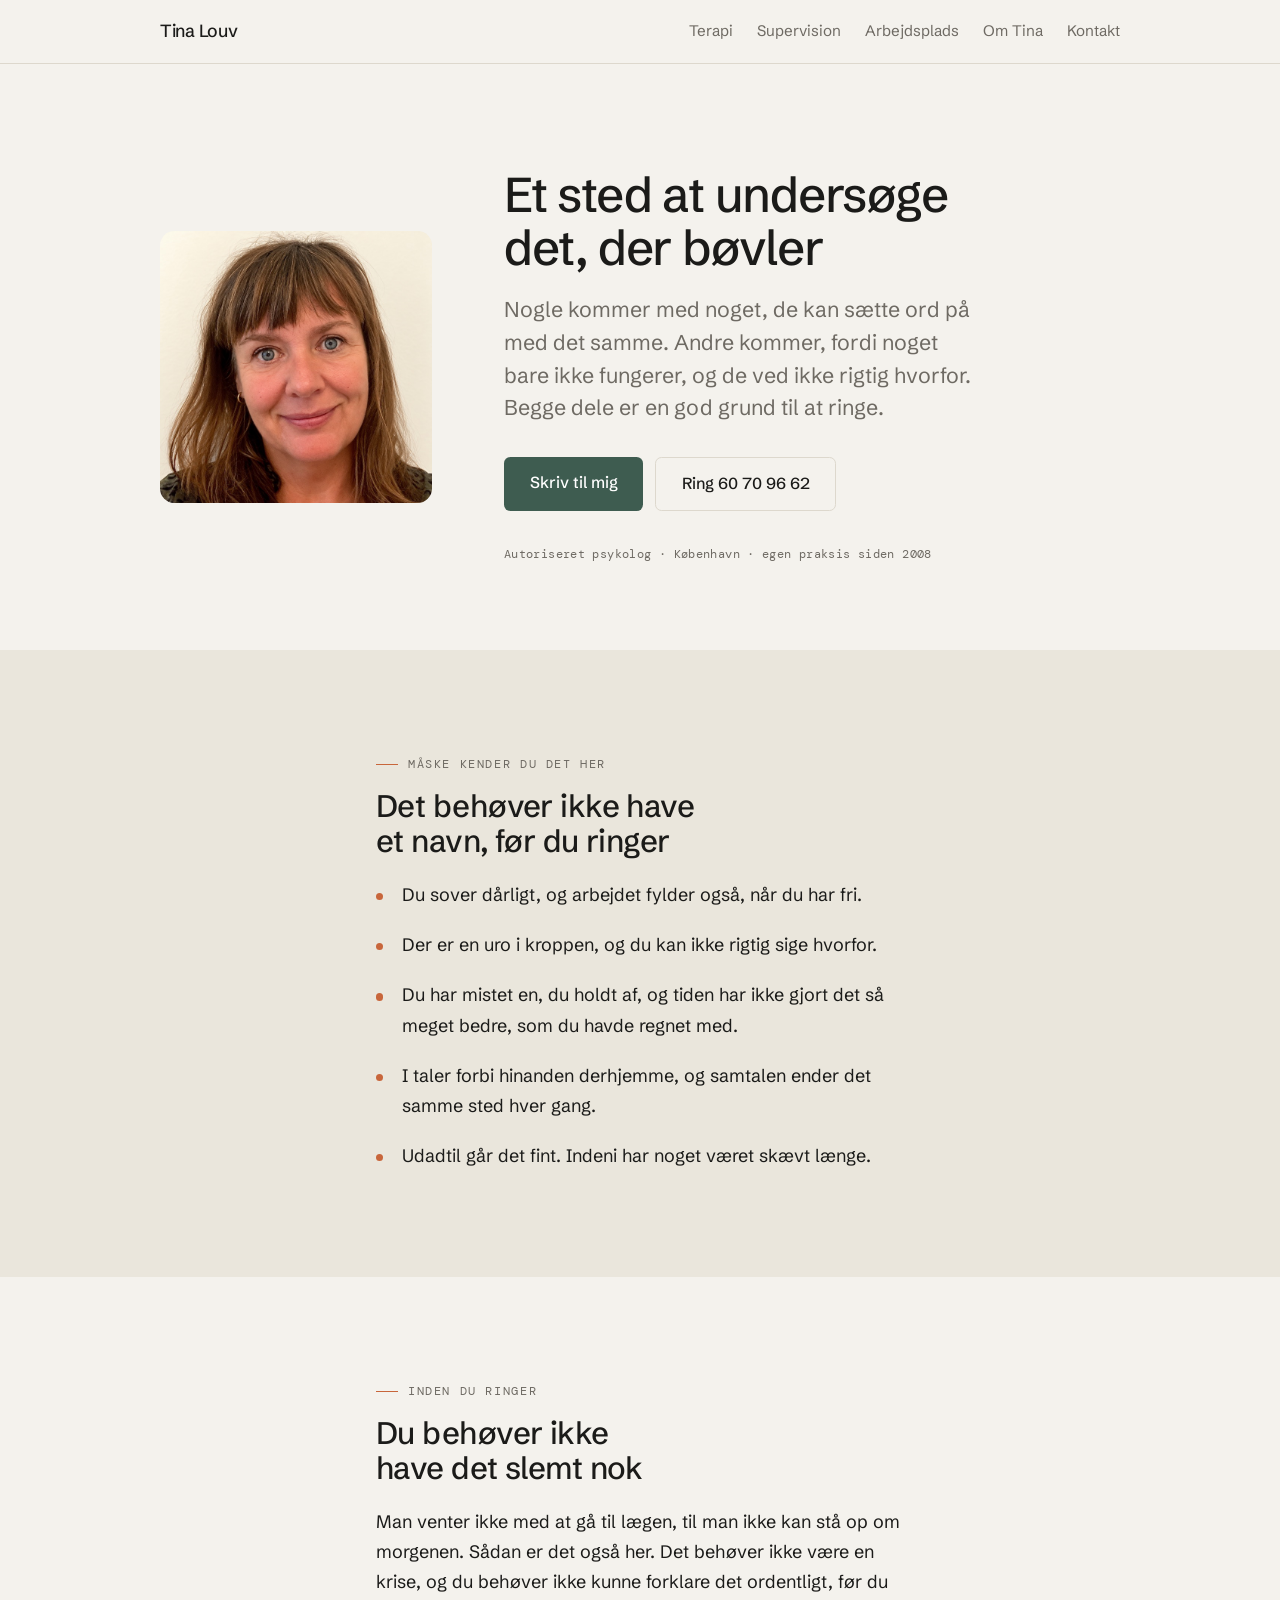
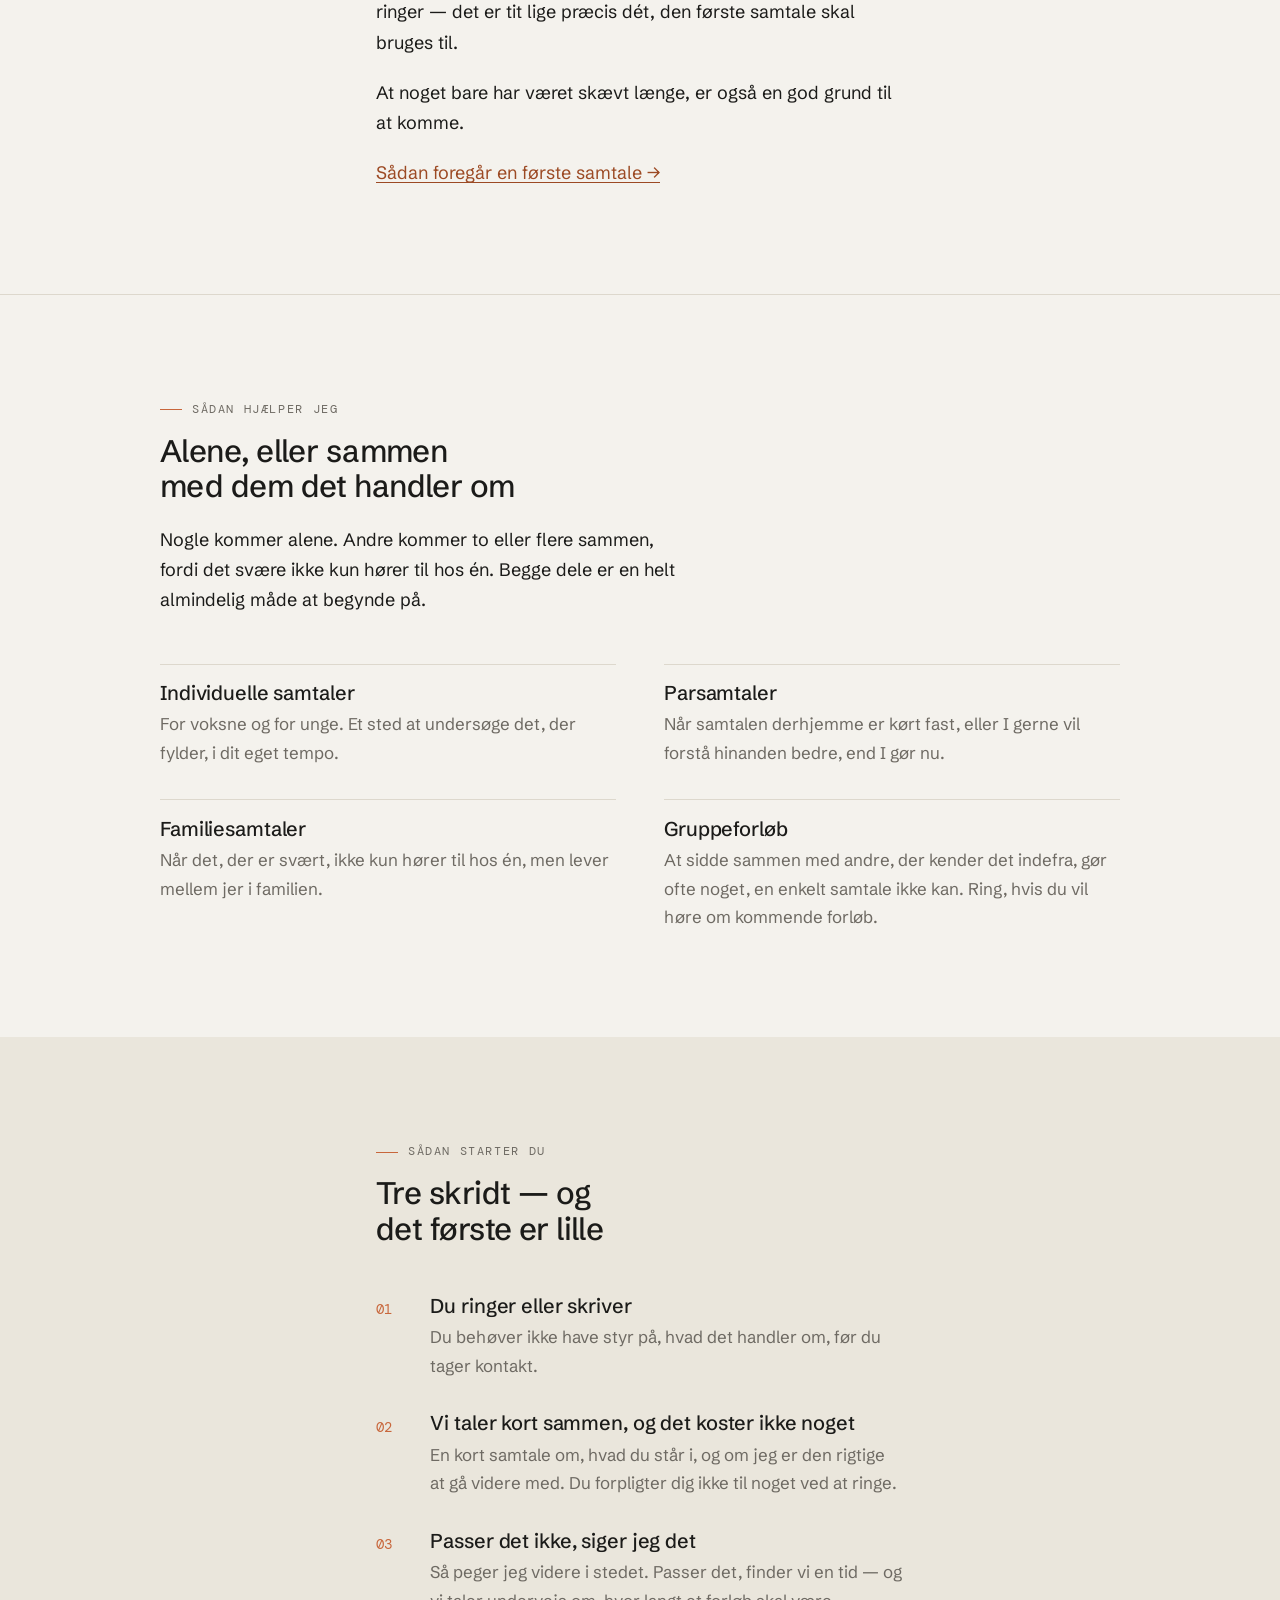
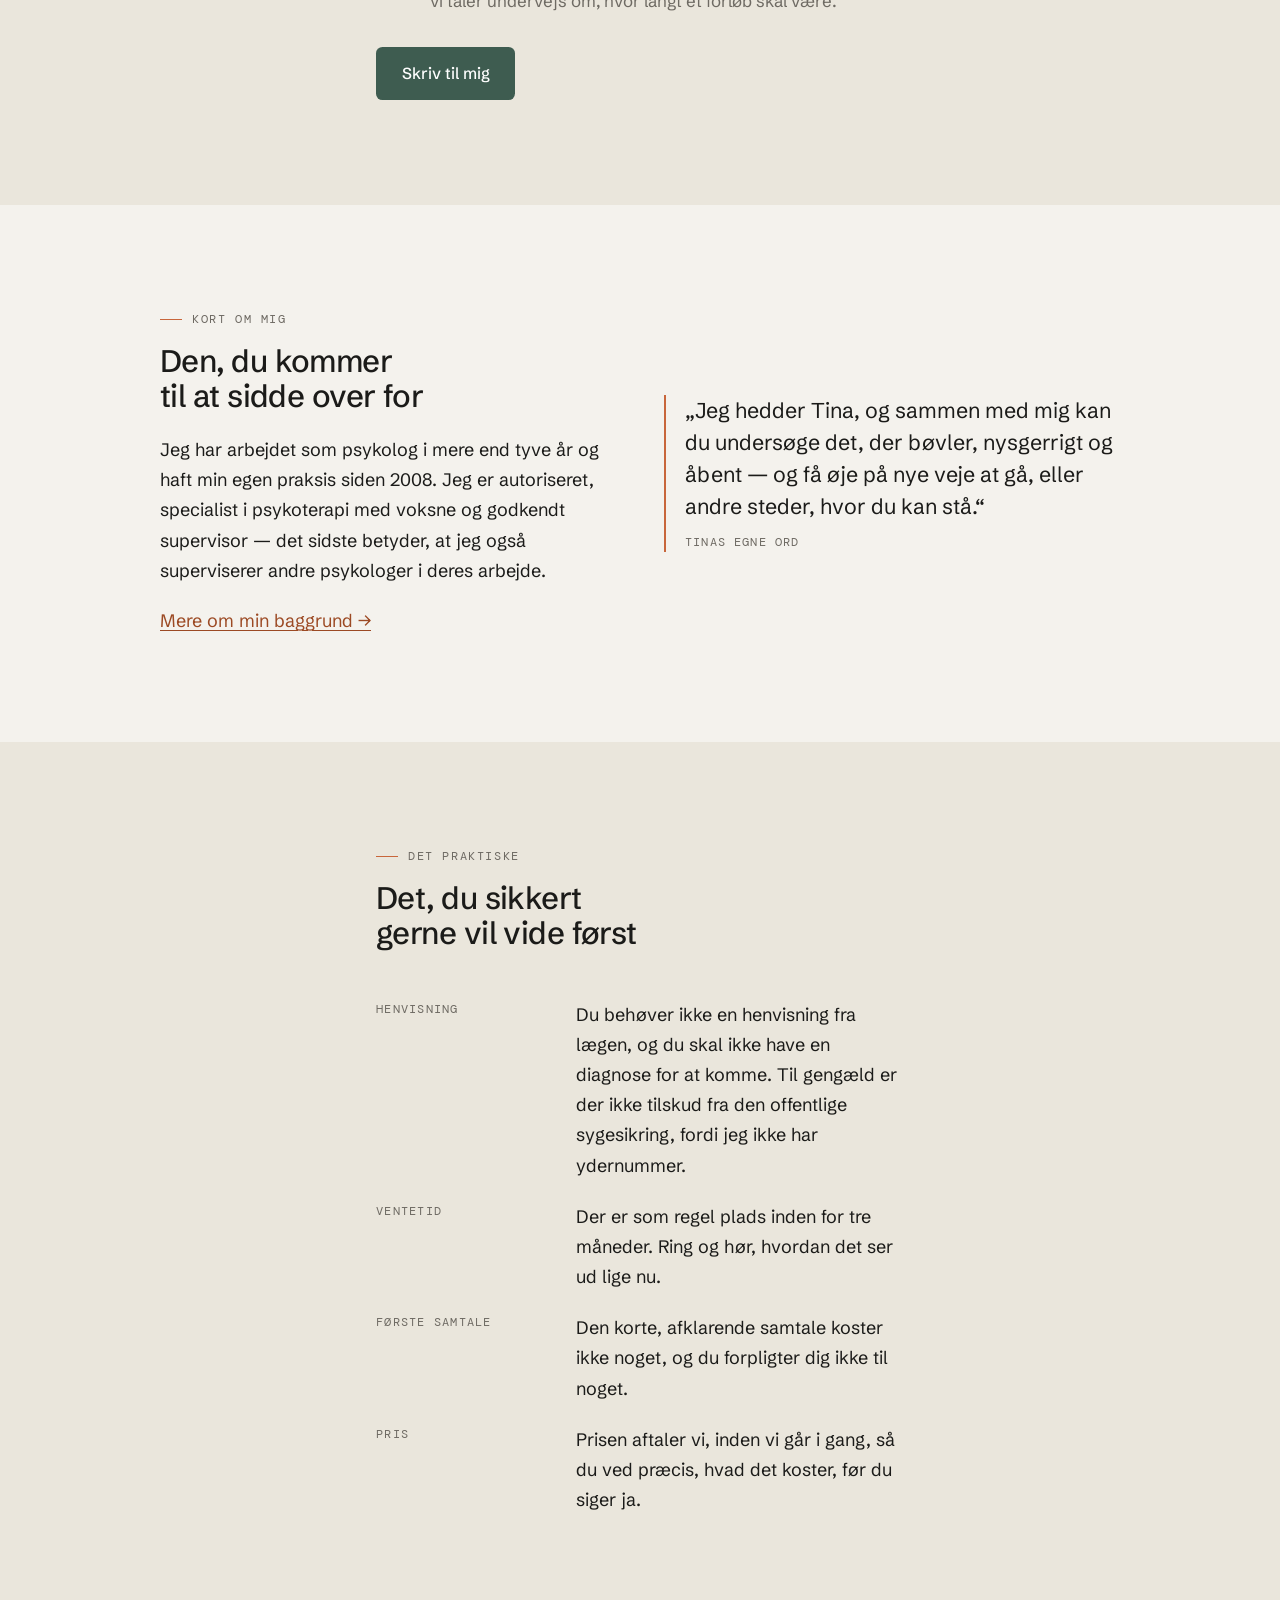
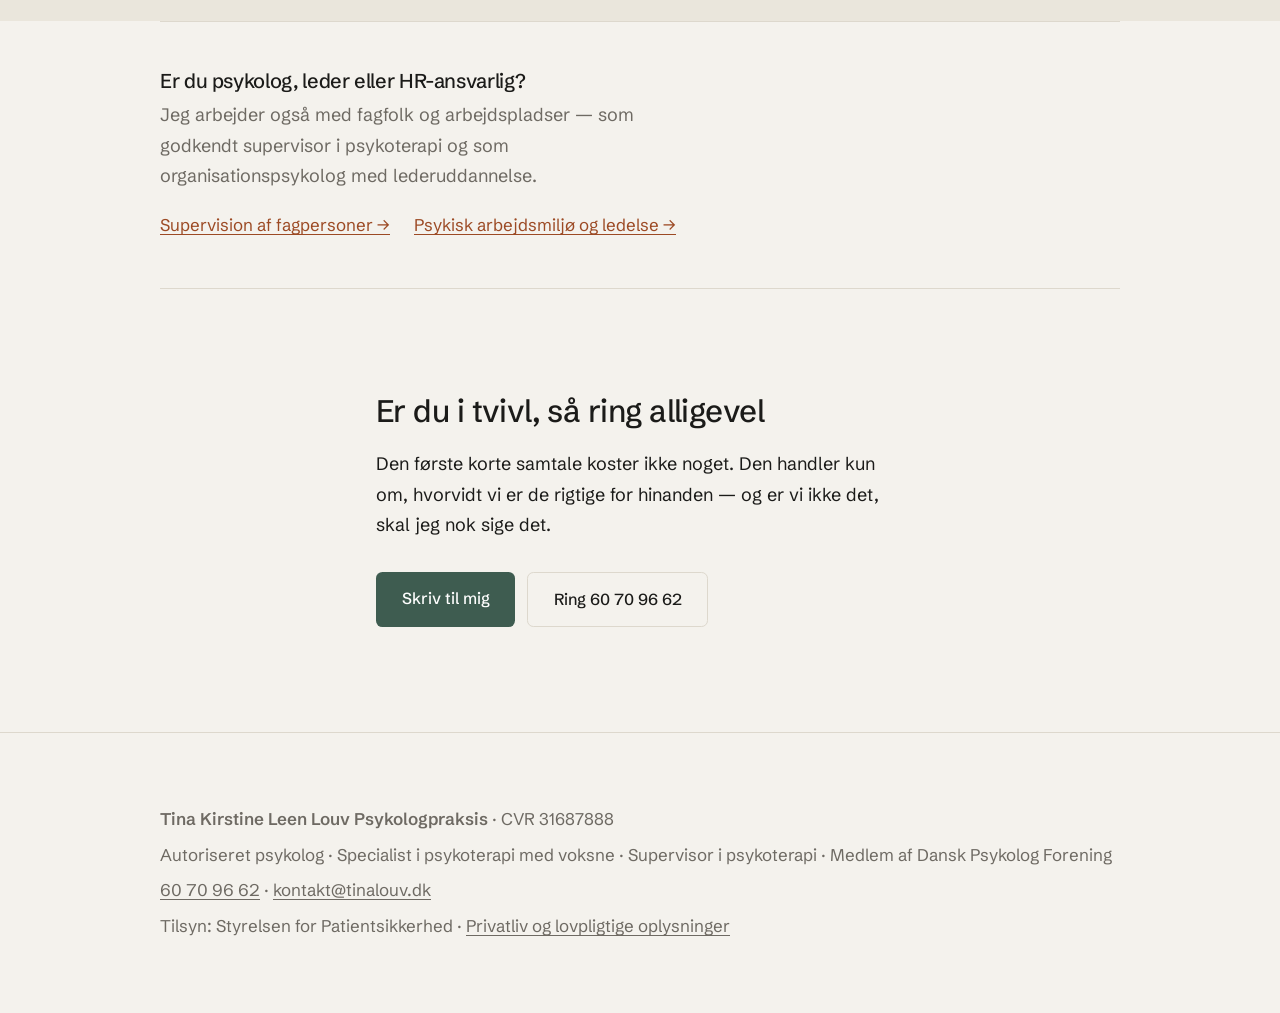
<file: index.html>
<!doctype html>
<html lang="da">
<head>
<meta charset="utf-8">
<meta name="viewport" content="width=device-width,initial-scale=1">
<title>Tina Louv — autoriseret psykolog i København</title>
<meta name="description" content="Autoriseret psykolog i København. Samtaler for unge, voksne, par og familier — og supervision af fagpersoner. Den første korte samtale er gratis.">
<link rel="preconnect" href="https://fonts.googleapis.com">
<link rel="preconnect" href="https://fonts.gstatic.com" crossorigin>
<link href="https://fonts.googleapis.com/css2?family=Schibsted+Grotesk:wght@400;500;600&family=DM+Mono:wght@400&display=swap" rel="stylesheet">
<link rel="canonical" href="https://glouv.github.io/tinalouv-site/"><!-- SKIFT til https://tinalouv.dk/ ved flytning -->

<!-- Delings-kort -->
<meta property="og:type" content="website">
<meta property="og:locale" content="da_DK">
<meta property="og:site_name" content="Tina Louv">
<meta property="og:title" content="Tina Louv — autoriseret psykolog i København">
<meta property="og:description" content="Samtaler for unge, voksne, par og familier — og supervision af fagpersoner. Den første korte samtale er gratis.">
<meta property="og:url" content="https://glouv.github.io/tinalouv-site/">
<meta property="og:image" content="https://glouv.github.io/tinalouv-site/billeder/tina.jpg">
<meta property="og:image:width" content="720">
<meta property="og:image:height" content="720">
<meta property="og:image:alt" content="Portræt af psykolog Tina Louv">
<meta name="twitter:card" content="summary">
<meta name="twitter:title" content="Tina Louv — autoriseret psykolog i København">
<meta name="twitter:description" content="Samtaler for unge, voksne, par og familier — og supervision af fagpersoner.">
<meta name="twitter:image" content="https://glouv.github.io/tinalouv-site/billeder/tina.jpg">
<link rel="icon" href="favicon.svg" type="image/svg+xml">

<meta name="robots" content="noindex"><!-- MIDLERTIDIG: fjern naar sitet flyttes til tinalouv.dk -->
<link rel="stylesheet" href="style.css">
</head>
<body>

<nav class="nav">
  <div class="nav-inder">
    <a class="maerke" href="index.html">Tina Louv</a>
    <div class="nav-links">
      <a href="#samtaler">Terapi</a>
      <a href="supervision.html">Supervision</a>
      <a href="arbejdsplads.html">Arbejdsplads</a>
      <a href="om.html">Om Tina</a>
      <a href="kontakt.html">Kontakt</a>
    </div>
  </div>
</nav>

<main>

<header class="hero">
  <div class="bred hero-net">
    <img class="portraet" src="billeder/tina.jpg" width="720" height="720" alt="Portræt af psykolog Tina Louv">
    <div>
      <h1>Et sted at undersøge det, der bøvler</h1>
      <p class="lead">Nogle kommer med noget, de kan sætte ord på med det samme. Andre kommer, fordi noget bare ikke fungerer, og de ved ikke rigtig hvorfor. Begge dele er en god grund til at ringe.</p>
      <div class="knapper">
        <a class="knap" href="kontakt.html">Skriv til mig</a>
        <a class="knap-let" href="tel:+4560709662">Ring 60 70 96 62</a>
      </div>
      <p class="tillid">Autoriseret psykolog · København · egen praksis siden 2008</p>
    </div>
  </div>
</header>

<section class="baand">
  <div class="bred smal">
    <p class="maerkat">Måske kender du det her</p>
    <h2>Det behøver ikke have et navn, før du ringer</h2>
    <ul class="genkend">
      <li>Du sover dårligt, og arbejdet fylder også, når du har fri.</li>
      <li>Der er en uro i kroppen, og du kan ikke rigtig sige hvorfor.</li>
      <li>Du har mistet en, du holdt af, og tiden har ikke gjort det så meget bedre, som du havde regnet med.</li>
      <li>I taler forbi hinanden derhjemme, og samtalen ender det samme sted hver gang.</li>
      <li>Udadtil går det fint. Indeni har noget været skævt længe.</li>
    </ul>
  </div>
</section>

<section>
  <div class="bred smal">
    <p class="maerkat">Inden du ringer</p>
    <h2>Du behøver ikke have det slemt nok</h2>
    <p>Man venter ikke med at gå til lægen, til man ikke kan stå op om morgenen. Sådan er det også her. Det behøver ikke være en krise, og du behøver ikke kunne forklare det ordentligt, før du ringer — det er tit lige præcis dét, den første samtale skal bruges til.</p>
    <p>At noget bare har været skævt længe, er også en god grund til at komme.</p>
    <p><a href="#igang">Sådan foregår en første samtale →</a></p>
  </div>
</section>

<section class="stribe" id="samtaler">
  <div class="bred">
    <div class="smal sek-top">
      <p class="maerkat">Sådan hjælper jeg</p>
      <h2>Alene, eller sammen med dem det handler om</h2>
      <p>Nogle kommer alene. Andre kommer to eller flere sammen, fordi det svære ikke kun hører til hos én. Begge dele er en helt almindelig måde at begynde på.</p>
    </div>
    <div class="kort-net">
      <div class="kort">
        <h3>Individuelle samtaler</h3>
        <p>For voksne og for unge. Et sted at undersøge det, der fylder, i dit eget tempo.</p>
      </div>
      <div class="kort">
        <h3>Parsamtaler</h3>
        <p>Når samtalen derhjemme er kørt fast, eller I gerne vil forstå hinanden bedre, end I gør nu.</p>
      </div>
      <div class="kort">
        <h3>Familiesamtaler</h3>
        <p>Når det, der er svært, ikke kun hører til hos én, men lever mellem jer i familien.</p>
      </div>
      <div class="kort">
        <h3>Gruppeforløb</h3>
        <p>At sidde sammen med andre, der kender det indefra, gør ofte noget, en enkelt samtale ikke kan. Ring, hvis du vil høre om kommende forløb.</p>
      </div>
    </div>
  </div>
</section>

<section class="baand" id="igang">
  <div class="bred smal">
    <div class="sek-top">
      <p class="maerkat">Sådan starter du</p>
      <h2>Tre skridt — og det første er lille</h2>
    </div>
    <ol class="trin">
      <li><div>
        <h3>Du ringer eller skriver</h3>
        <p>Du behøver ikke have styr på, hvad det handler om, før du tager kontakt.</p>
      </div></li>
      <li><div>
        <h3>Vi taler kort sammen, og det koster ikke noget</h3>
        <p>En kort samtale om, hvad du står i, og om jeg er den rigtige at gå videre med. Du forpligter dig ikke til noget ved at ringe.</p>
      </div></li>
      <li><div>
        <h3>Passer det ikke, siger jeg det</h3>
        <p>Så peger jeg videre i stedet. Passer det, finder vi en tid — og vi taler undervejs om, hvor langt et forløb skal være.</p>
      </div></li>
    </ol>
    <div class="knapper"><a class="knap" href="kontakt.html">Skriv til mig</a></div>
  </div>
</section>

<section>
  <div class="bred hero-citat" style="display:grid;gap:var(--luft-l)">
    <div>
      <p class="maerkat">Kort om mig</p>
      <h2>Den, du kommer til at sidde over for</h2>
      <p>Jeg har arbejdet som psykolog i mere end tyve år og haft min egen praksis siden 2008. Jeg er autoriseret, specialist i psykoterapi med voksne og godkendt supervisor — det sidste betyder, at jeg også superviserer andre psykologer i deres arbejde.</p>
      <p><a href="om.html">Mere om min baggrund →</a></p>
    </div>
    <blockquote class="citat">
      „Jeg hedder Tina, og sammen med mig kan du undersøge det, der bøvler, nysgerrigt og åbent — og få øje på nye veje at gå, eller andre steder, hvor du kan stå.“
      <cite>Tinas egne ord</cite>
    </blockquote>
  </div>
</section>

<section class="baand">
  <div class="bred smal">
    <div class="sek-top">
      <p class="maerkat">Det praktiske</p>
      <h2>Det, du sikkert gerne vil vide først</h2>
    </div>
    <dl class="praktisk">
      <dt>Henvisning</dt>
      <dd>Du behøver ikke en henvisning fra lægen, og du skal ikke have en diagnose for at komme. Til gengæld er der ikke tilskud fra den offentlige sygesikring, fordi jeg ikke har ydernummer.</dd>
      <dt>Ventetid</dt>
      <dd>Der er som regel plads inden for tre måneder. Ring og hør, hvordan det ser ud lige nu.</dd>
      <dt>Første samtale</dt>
      <dd>Den korte, afklarende samtale koster ikke noget, og du forpligter dig ikke til noget.</dd>
      <dt>Pris</dt>
      <dd>Prisen aftaler vi, inden vi går i gang, så du ved præcis, hvad det koster, før du siger ja.</dd>
    </dl>
  </div>
</section>

<div class="bred">
  <div class="doer">
    <h2>Er du psykolog, leder eller HR-ansvarlig?</h2>
    <p>Jeg arbejder også med fagfolk og arbejdspladser — som godkendt supervisor i psykoterapi og som organisationspsykolog med lederuddannelse.</p>
    <div class="doer-links">
      <a href="supervision.html">Supervision af fagpersoner →</a>
      <a href="arbejdsplads.html">Psykisk arbejdsmiljø og ledelse →</a>
    </div>
  </div>
</div>

<section>
  <div class="bred smal">
    <h2>Er du i tvivl, så ring alligevel</h2>
    <p>Den første korte samtale koster ikke noget. Den handler kun om, hvorvidt vi er de rigtige for hinanden — og er vi ikke det, skal jeg nok sige det.</p>
    <div class="knapper">
      <a class="knap" href="kontakt.html">Skriv til mig</a>
      <a class="knap-let" href="tel:+4560709662">Ring 60 70 96 62</a>
    </div>
  </div>
</section>

</main>

<footer>
  <div class="bred footer-net">
    <div><strong>Tina Kirstine Leen Louv Psykologpraksis</strong> · CVR 31687888</div>
    <div>Autoriseret psykolog · Specialist i psykoterapi med voksne · Supervisor i psykoterapi · Medlem af Dansk Psykolog Forening</div>
    <div><a href="tel:+4560709662">60 70 96 62</a> · <a href="mailto:kontakt@tinalouv.dk">kontakt@tinalouv.dk</a></div>
    <div>Tilsyn: Styrelsen for Patientsikkerhed · <a href="privatlivspolitik.html">Privatliv og lovpligtige oplysninger</a></div>
  </div>
</footer>

</body>
</html>
</file>
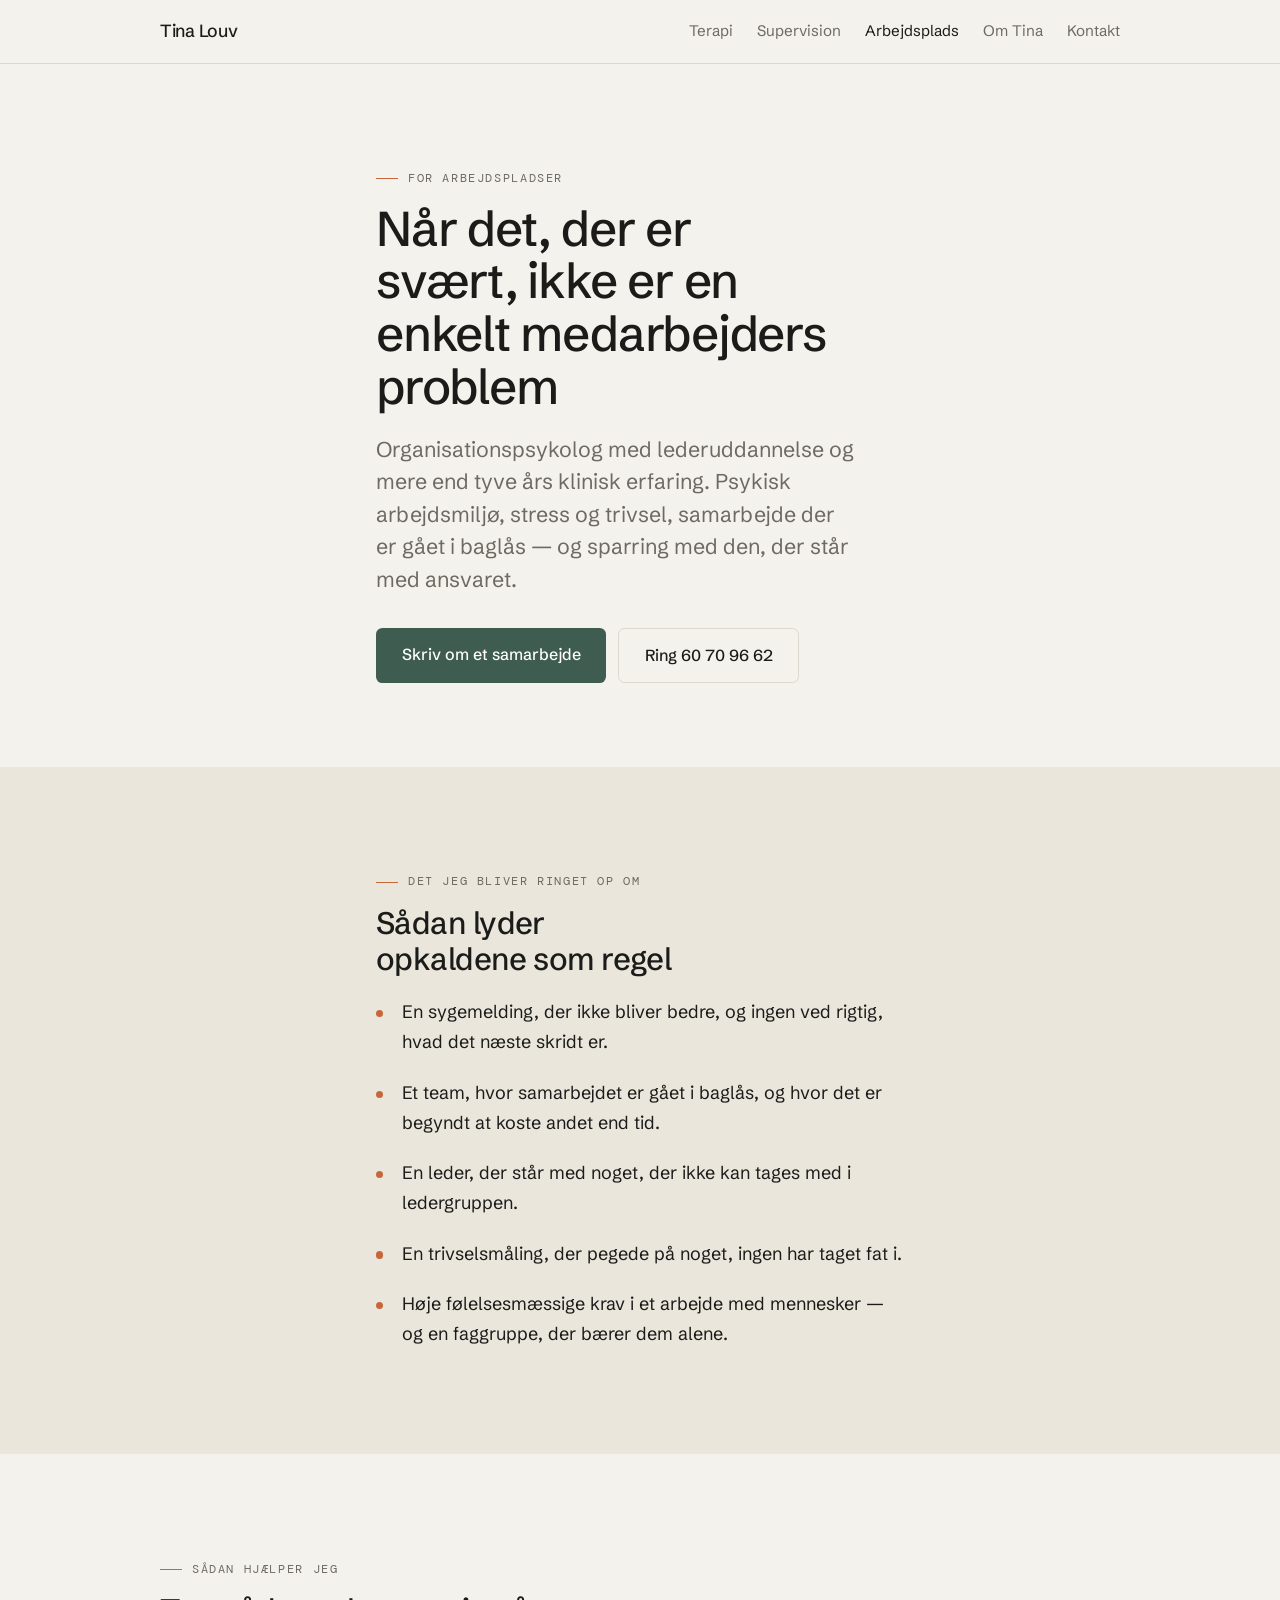
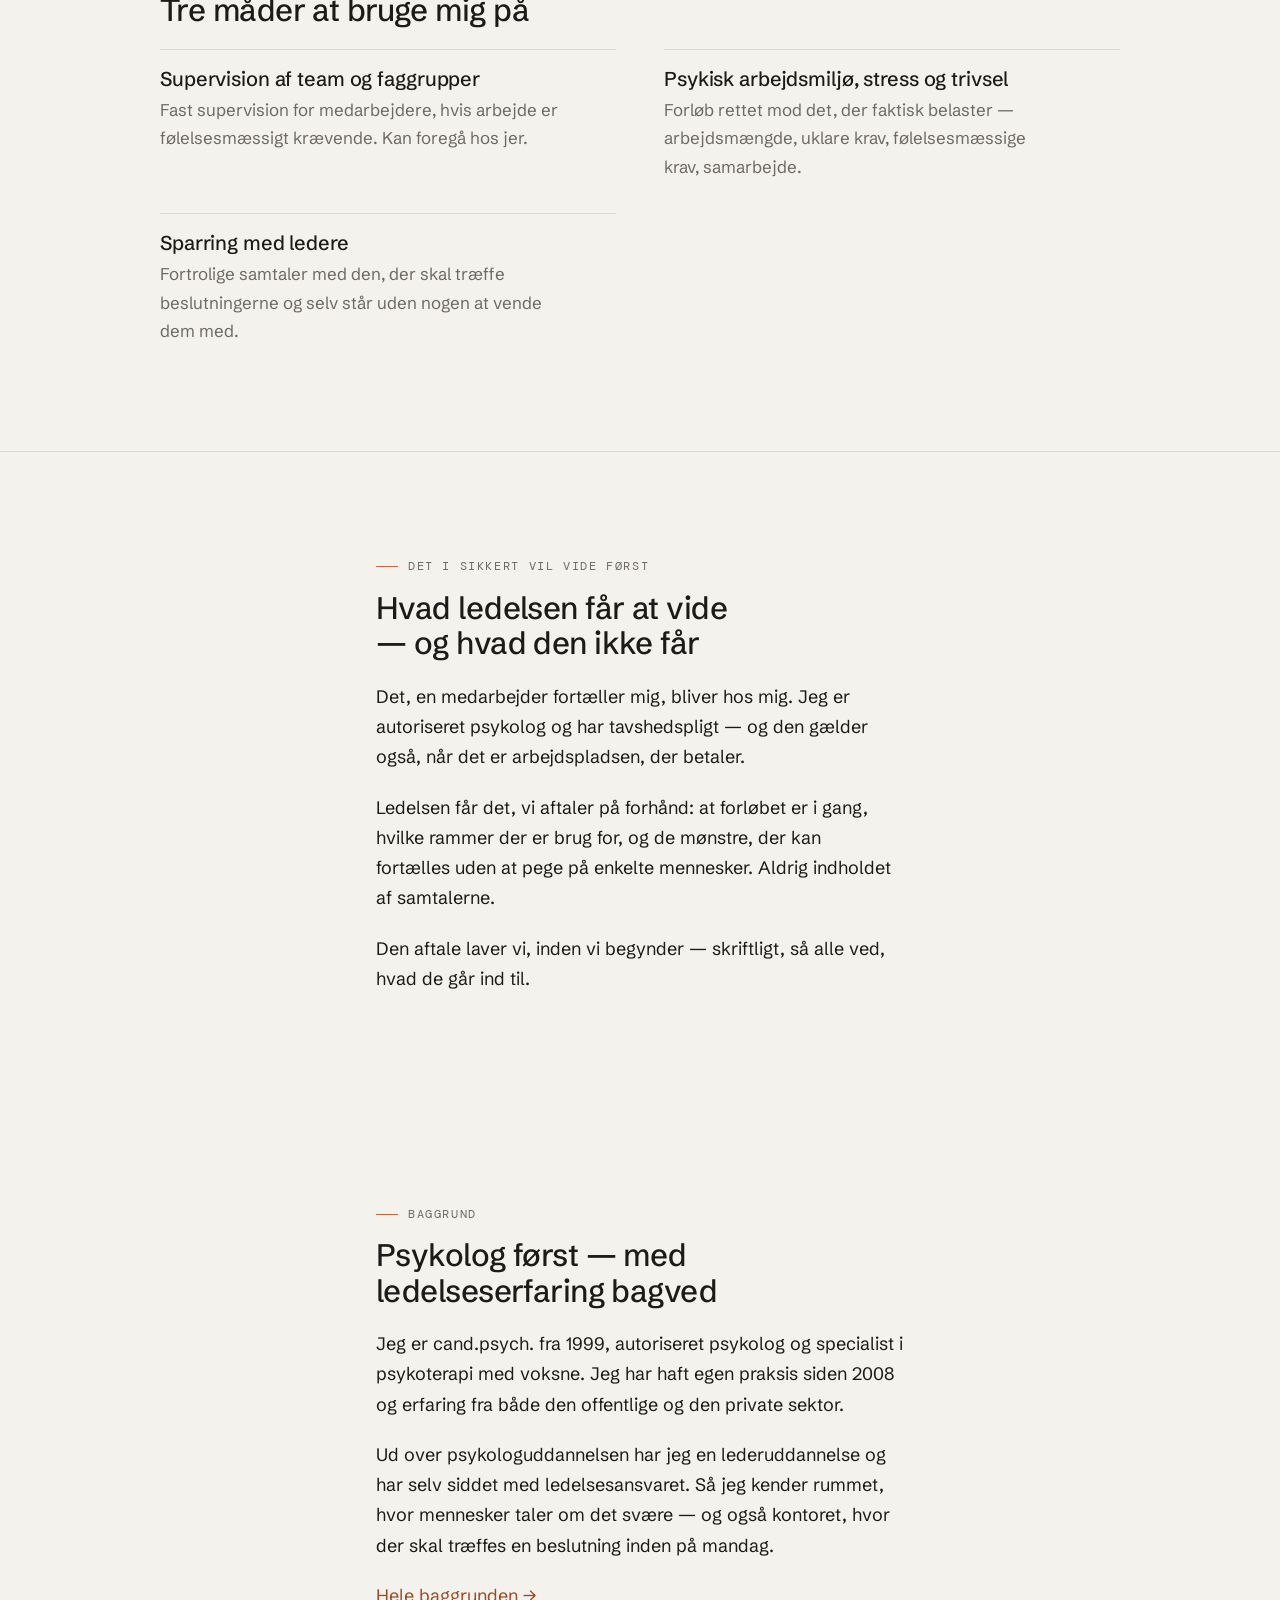
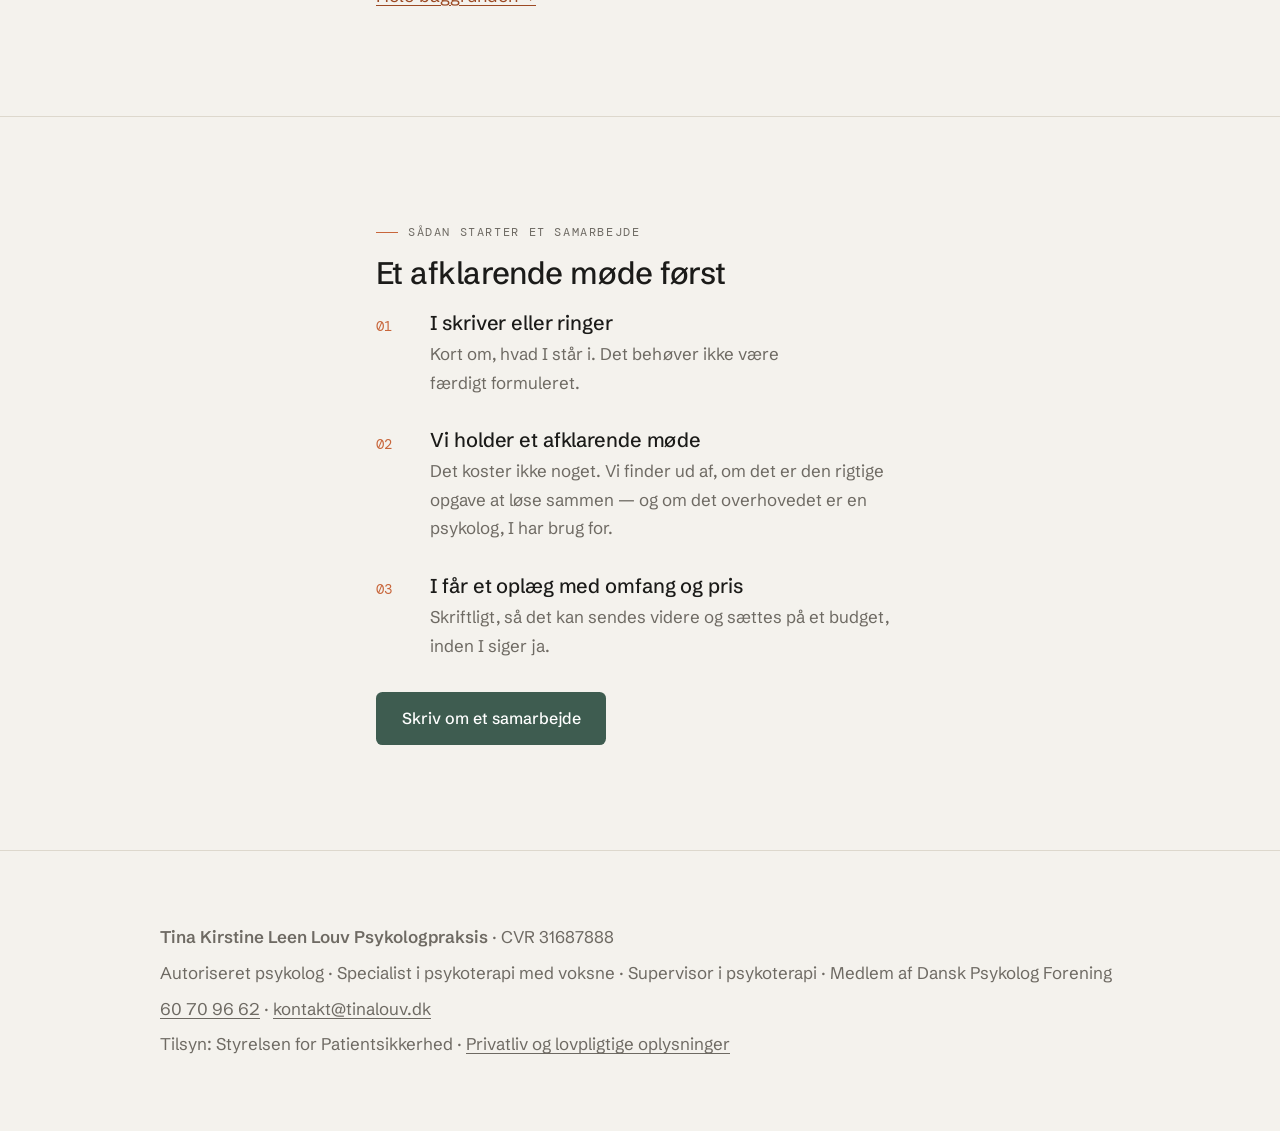
<file: arbejdsplads.html>
<!doctype html>
<html lang="da">
<head>
<meta charset="utf-8">
<meta name="viewport" content="width=device-width,initial-scale=1">
<title>Psykisk arbejdsmiljø, stress og ledelse</title>
<meta name="description" content="Organisationspsykolog med lederuddannelse. Psykisk arbejdsmiljø, stress og trivsel, samarbejde der er gået i baglås, og sparring med ledere. København.">
<link rel="preconnect" href="https://fonts.googleapis.com">
<link rel="preconnect" href="https://fonts.gstatic.com" crossorigin>
<link href="https://fonts.googleapis.com/css2?family=Schibsted+Grotesk:wght@400;500;600&family=DM+Mono:wght@400&display=swap" rel="stylesheet">
<link rel="icon" href="favicon.svg" type="image/svg+xml">
<meta name="robots" content="noindex">
<link rel="stylesheet" href="style.css">
</head>
<body>

<nav class="nav">
  <div class="nav-inder">
    <a class="maerke" href="index.html">Tina Louv</a>
    <div class="nav-links">
      <a href="index.html#samtaler">Terapi</a>
      <a href="supervision.html">Supervision</a>
      <a href="arbejdsplads.html" aria-current="page">Arbejdsplads</a>
      <a href="om.html">Om Tina</a>
      <a href="kontakt.html">Kontakt</a>
    </div>
  </div>
</nav>

<main>

<header class="hero">
  <div class="bred smal">
    <p class="maerkat">For arbejdspladser</p>
    <h1>Når det, der er svært, ikke er en enkelt medarbejders problem</h1>
    <p class="lead">Organisationspsykolog med lederuddannelse og mere end tyve års klinisk erfaring. Psykisk arbejdsmiljø, stress og trivsel, samarbejde der er gået i baglås — og sparring med den, der står med ansvaret.</p>
    <div class="knapper">
      <a class="knap" href="kontakt.html">Skriv om et samarbejde</a>
      <a class="knap-let" href="tel:+4560709662">Ring 60 70 96 62</a>
    </div>
  </div>
</header>

<section class="baand">
  <div class="bred smal">
    <p class="maerkat">Det jeg bliver ringet op om</p>
    <h2>Sådan lyder opkaldene som regel</h2>
    <ul class="genkend">
      <li>En sygemelding, der ikke bliver bedre, og ingen ved rigtig, hvad det næste skridt er.</li>
      <li>Et team, hvor samarbejdet er gået i baglås, og hvor det er begyndt at koste andet end tid.</li>
      <li>En leder, der står med noget, der ikke kan tages med i ledergruppen.</li>
      <li>En trivselsmåling, der pegede på noget, ingen har taget fat i.</li>
      <li>Høje følelsesmæssige krav i et arbejde med mennesker — og en faggruppe, der bærer dem alene.</li>
    </ul>
  </div>
</section>

<section>
  <div class="bred">
    <div class="smal">
      <p class="maerkat">Sådan hjælper jeg</p>
      <h2>Tre måder at bruge mig på</h2>
    </div>
    <div class="kort-net">
      <div class="kort">
        <h3>Supervision af team og faggrupper</h3>
        <p>Fast supervision for medarbejdere, hvis arbejde er følelsesmæssigt krævende. Kan foregå hos jer.</p>
      </div>
      <div class="kort">
        <h3>Psykisk arbejdsmiljø, stress og trivsel</h3>
        <p>Forløb rettet mod det, der faktisk belaster — arbejdsmængde, uklare krav, følelsesmæssige krav, samarbejde.</p>
      </div>
      <div class="kort">
        <h3>Sparring med ledere</h3>
        <p>Fortrolige samtaler med den, der skal træffe beslutningerne og selv står uden nogen at vende dem med.</p>
      </div>
    </div>
  </div>
</section>

<section class="stribe">
  <div class="bred smal">
    <p class="maerkat">Det I sikkert vil vide først</p>
    <h2>Hvad ledelsen får at vide — og hvad den ikke får</h2>
    <p>Det, en medarbejder fortæller mig, bliver hos mig. Jeg er autoriseret psykolog og har tavshedspligt — og den gælder også, når det er arbejdspladsen, der betaler.</p>
    <p>Ledelsen får det, vi aftaler på forhånd: at forløbet er i gang, hvilke rammer der er brug for, og de mønstre, der kan fortælles uden at pege på enkelte mennesker. Aldrig indholdet af samtalerne.</p>
    <p>Den aftale laver vi, inden vi begynder — skriftligt, så alle ved, hvad de går ind til.</p>
  </div>
</section>

<section>
  <div class="bred smal">
    <p class="maerkat">Baggrund</p>
    <h2>Psykolog først — med ledelseserfaring bagved</h2>
    <p>Jeg er cand.psych. fra 1999, autoriseret psykolog og specialist i psykoterapi med voksne. Jeg har haft egen praksis siden 2008 og erfaring fra både den offentlige og den private sektor.</p>
    <p>Ud over psykologuddannelsen har jeg en lederuddannelse og har selv siddet med ledelsesansvaret. Så jeg kender rummet, hvor mennesker taler om det svære — og også kontoret, hvor der skal træffes en beslutning inden på mandag.</p>
    <p><a href="om.html">Hele baggrunden →</a></p>
  </div>
</section>

<section class="stribe">
  <div class="bred smal">
    <p class="maerkat">Sådan starter et samarbejde</p>
    <h2>Et afklarende møde først</h2>
    <ol class="trin">
      <li><div>
        <h3>I skriver eller ringer</h3>
        <p>Kort om, hvad I står i. Det behøver ikke være færdigt formuleret.</p>
      </div></li>
      <li><div>
        <h3>Vi holder et afklarende møde</h3>
        <p>Det koster ikke noget. Vi finder ud af, om det er den rigtige opgave at løse sammen — og om det overhovedet er en psykolog, I har brug for.</p>
      </div></li>
      <li><div>
        <h3>I får et oplæg med omfang og pris</h3>
        <p>Skriftligt, så det kan sendes videre og sættes på et budget, inden I siger ja.</p>
      </div></li>
    </ol>
    <div class="knapper">
      <a class="knap" href="kontakt.html">Skriv om et samarbejde</a>
    </div>
  </div>
</section>

</main>

<footer>
  <div class="bred footer-net">
    <div><strong>Tina Kirstine Leen Louv Psykologpraksis</strong> · CVR 31687888</div>
    <div>Autoriseret psykolog · Specialist i psykoterapi med voksne · Supervisor i psykoterapi · Medlem af Dansk Psykolog Forening</div>
    <div><a href="tel:+4560709662">60 70 96 62</a> · <a href="mailto:kontakt@tinalouv.dk">kontakt@tinalouv.dk</a></div>
    <div>Tilsyn: Styrelsen for Patientsikkerhed · <a href="privatlivspolitik.html">Privatliv og lovpligtige oplysninger</a></div>
  </div>
</footer>

</body>
</html>
</file>
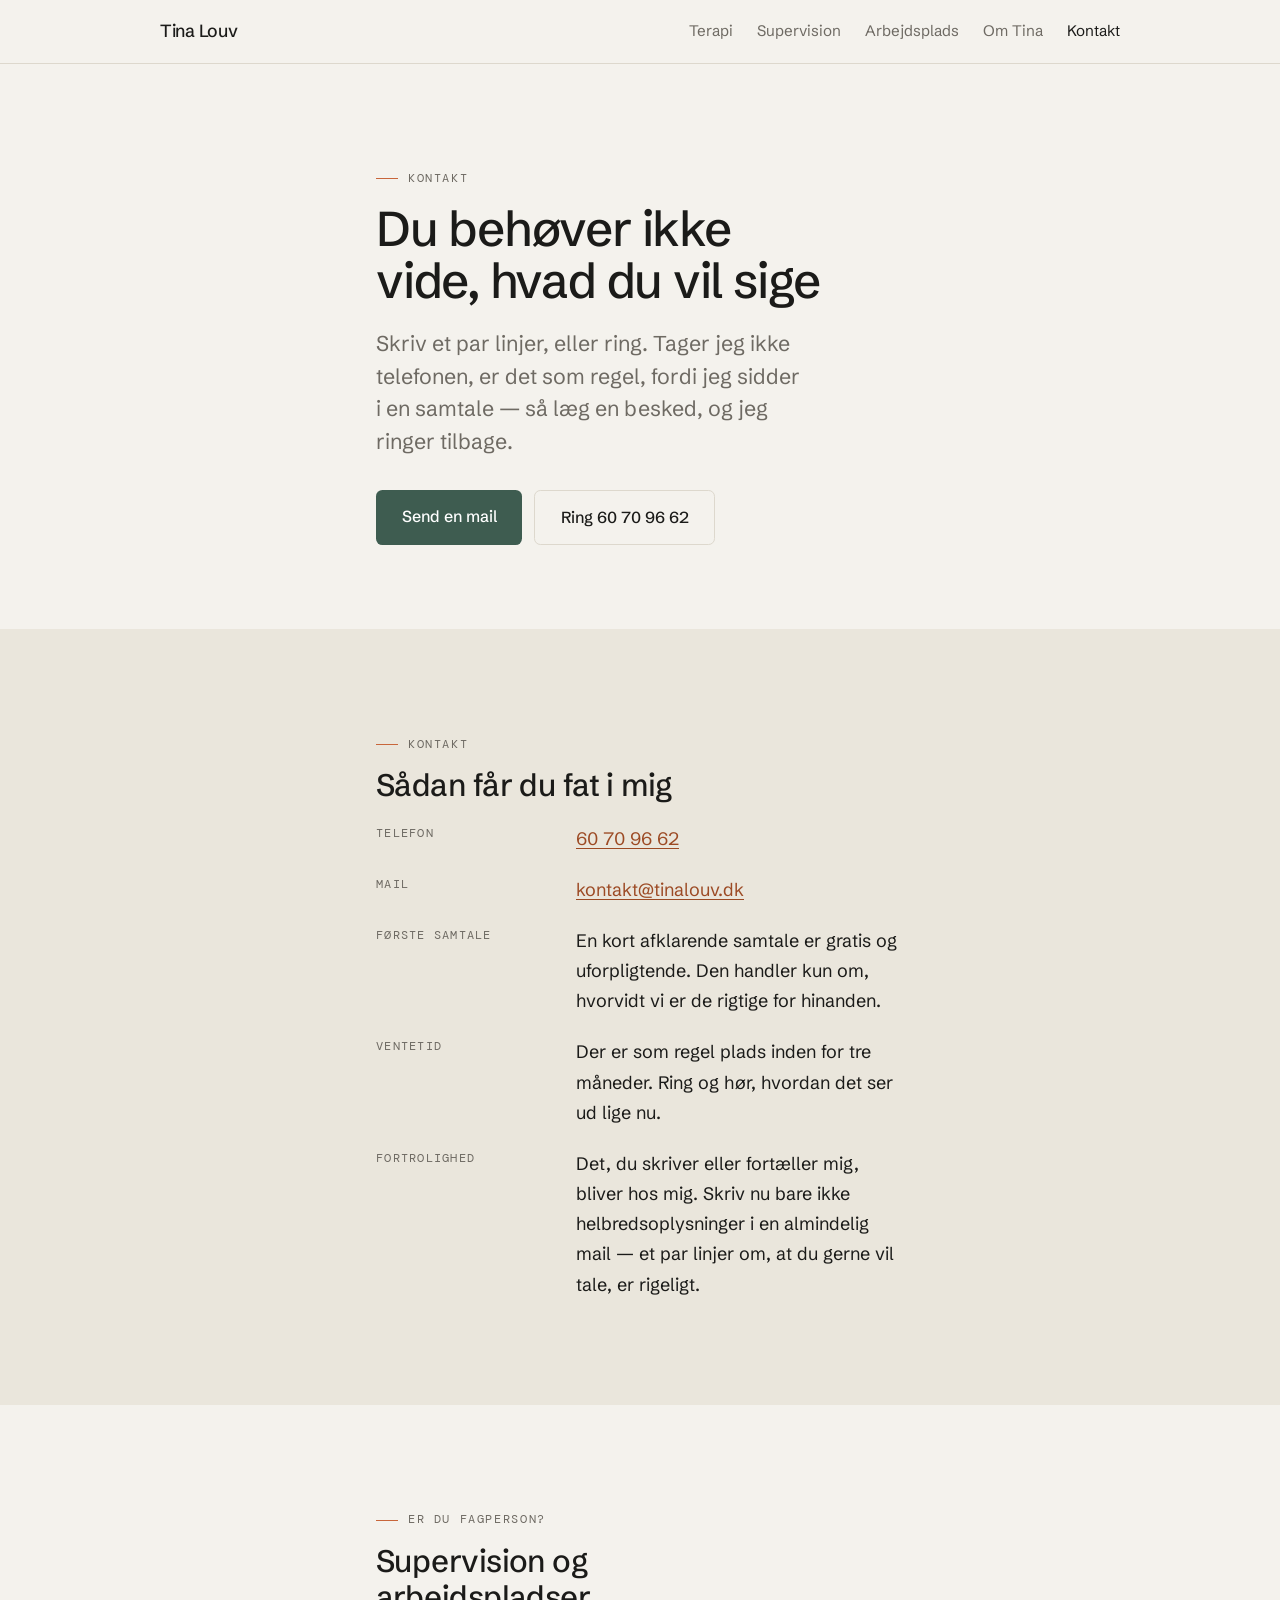
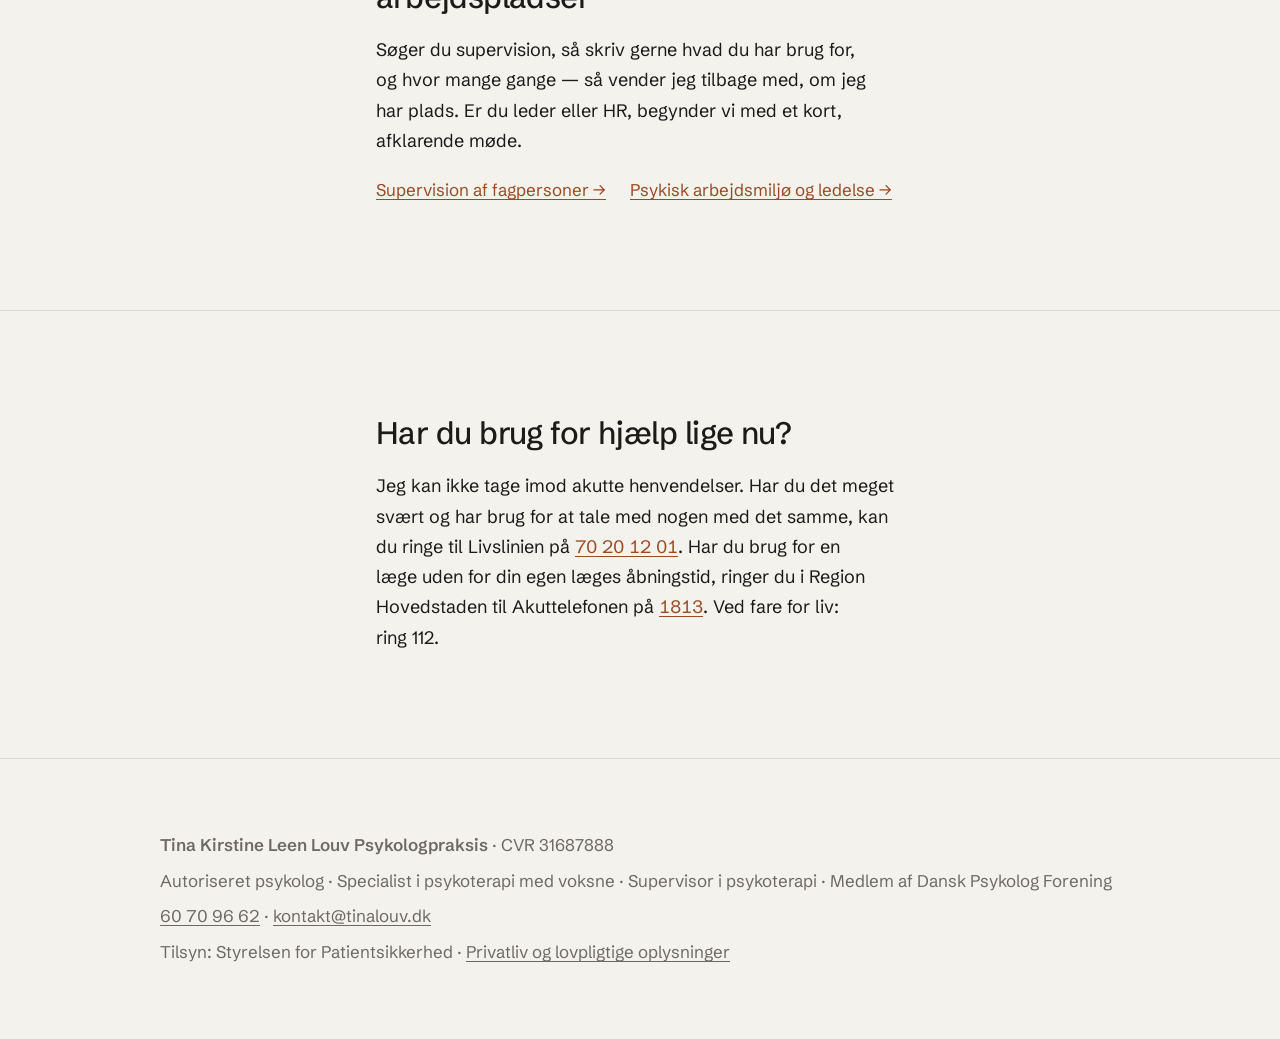
<file: kontakt.html>
<!doctype html>
<html lang="da">
<head>
<meta charset="utf-8">
<meta name="viewport" content="width=device-width,initial-scale=1">
<title>Kontakt Tina Louv</title>
<meta name="description" content="Ring eller skriv til psykolog Tina Louv. Du behøver ikke vide, hvad du vil sige. Den første korte samtale er gratis og uforpligtende.">
<link rel="preconnect" href="https://fonts.googleapis.com">
<link rel="preconnect" href="https://fonts.gstatic.com" crossorigin>
<link href="https://fonts.googleapis.com/css2?family=Schibsted+Grotesk:wght@400;500;600&family=DM+Mono:wght@400&display=swap" rel="stylesheet">
<link rel="icon" href="favicon.svg" type="image/svg+xml">
<meta name="robots" content="noindex">
<link rel="stylesheet" href="style.css">
</head>
<body>

<nav class="nav">
  <div class="nav-inder">
    <a class="maerke" href="index.html">Tina Louv</a>
    <div class="nav-links">
      <a href="index.html#samtaler">Terapi</a>
      <a href="supervision.html">Supervision</a>
      <a href="arbejdsplads.html">Arbejdsplads</a>
      <a href="om.html">Om Tina</a>
      <a href="kontakt.html" aria-current="page">Kontakt</a>
    </div>
  </div>
</nav>

<main>

<header class="hero">
  <div class="bred smal">
    <p class="maerkat">Kontakt</p>
    <h1>Du behøver ikke vide, hvad du vil sige</h1>
    <p class="lead">Skriv et par linjer, eller ring. Tager jeg ikke telefonen, er det som regel, fordi jeg sidder i en samtale — så læg en besked, og jeg ringer tilbage.</p>
    <div class="knapper">
      <a class="knap" href="mailto:kontakt@tinalouv.dk">Send en mail</a>
      <a class="knap-let" href="tel:+4560709662">Ring 60 70 96 62</a>
    </div>
  </div>
</header>

<section class="baand">
  <div class="bred smal">
    <p class="maerkat">Kontakt</p>
    <h2>Sådan får du fat i mig</h2>
    <dl class="praktisk">
      <dt>Telefon</dt>
      <dd><a href="tel:+4560709662">60 70 96 62</a></dd>
      <dt>Mail</dt>
      <dd><a href="mailto:kontakt@tinalouv.dk">kontakt@tinalouv.dk</a></dd>
      <dt>Første samtale</dt>
      <dd>En kort afklarende samtale er gratis og uforpligtende. Den handler kun om, hvorvidt vi er de rigtige for hinanden.</dd>
      <dt>Ventetid</dt>
      <dd>Der er som regel plads inden for tre måneder. Ring og hør, hvordan det ser ud lige nu.</dd>
      <dt>Fortrolighed</dt>
      <dd>Det, du skriver eller fortæller mig, bliver hos mig. Skriv nu bare ikke helbredsoplysninger i en almindelig mail — et par linjer om, at du gerne vil tale, er rigeligt.</dd>
    </dl>
  </div>
</section>

<section>
  <div class="bred smal">
    <p class="maerkat">Er du fagperson?</p>
    <h2>Supervision og arbejdspladser</h2>
    <p>Søger du supervision, så skriv gerne hvad du har brug for, og hvor mange gange — så vender jeg tilbage med, om jeg har plads. Er du leder eller HR, begynder vi med et kort, afklarende møde.</p>
    <div class="doer-links">
      <a href="supervision.html">Supervision af fagpersoner →</a>
      <a href="arbejdsplads.html">Psykisk arbejdsmiljø og ledelse →</a>
    </div>
  </div>
</section>

<section class="stribe">
  <div class="bred smal">
    <h2>Har du brug for hjælp lige nu?</h2>
    <p>Jeg kan ikke tage imod akutte henvendelser. Har du det meget svært og har brug for at tale med nogen med det samme, kan du ringe til Livslinien på <a href="tel:+4570201201">70 20 12 01</a>. Har du brug for en læge uden for din egen læges åbningstid, ringer du i Region Hovedstaden til Akuttelefonen på <a href="tel:1813">1813</a>. Ved fare for liv: ring 112.</p>
  </div>
</section>

</main>

<footer>
  <div class="bred footer-net">
    <div><strong>Tina Kirstine Leen Louv Psykologpraksis</strong> · CVR 31687888</div>
    <div>Autoriseret psykolog · Specialist i psykoterapi med voksne · Supervisor i psykoterapi · Medlem af Dansk Psykolog Forening</div>
    <div><a href="tel:+4560709662">60 70 96 62</a> · <a href="mailto:kontakt@tinalouv.dk">kontakt@tinalouv.dk</a></div>
    <div>Tilsyn: Styrelsen for Patientsikkerhed · <a href="privatlivspolitik.html">Privatliv og lovpligtige oplysninger</a></div>
  </div>
</footer>

</body>
</html>
</file>
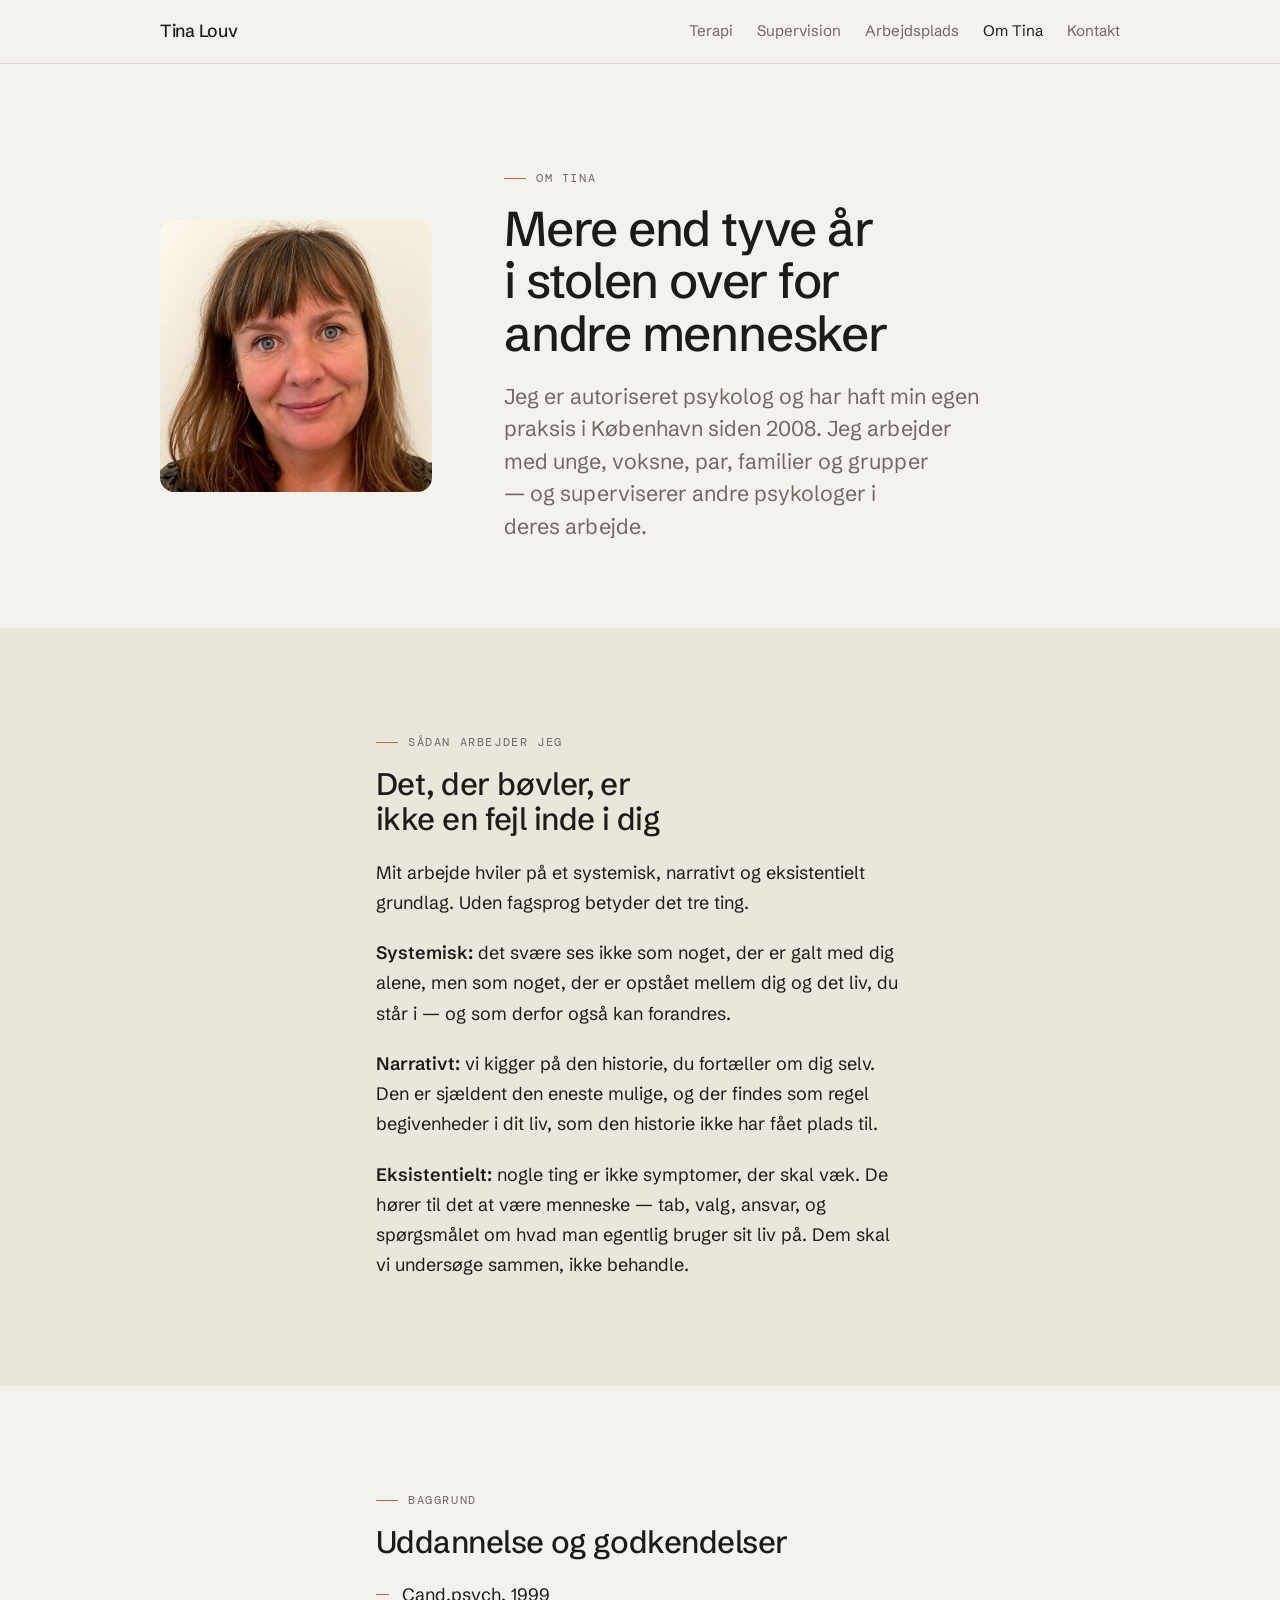
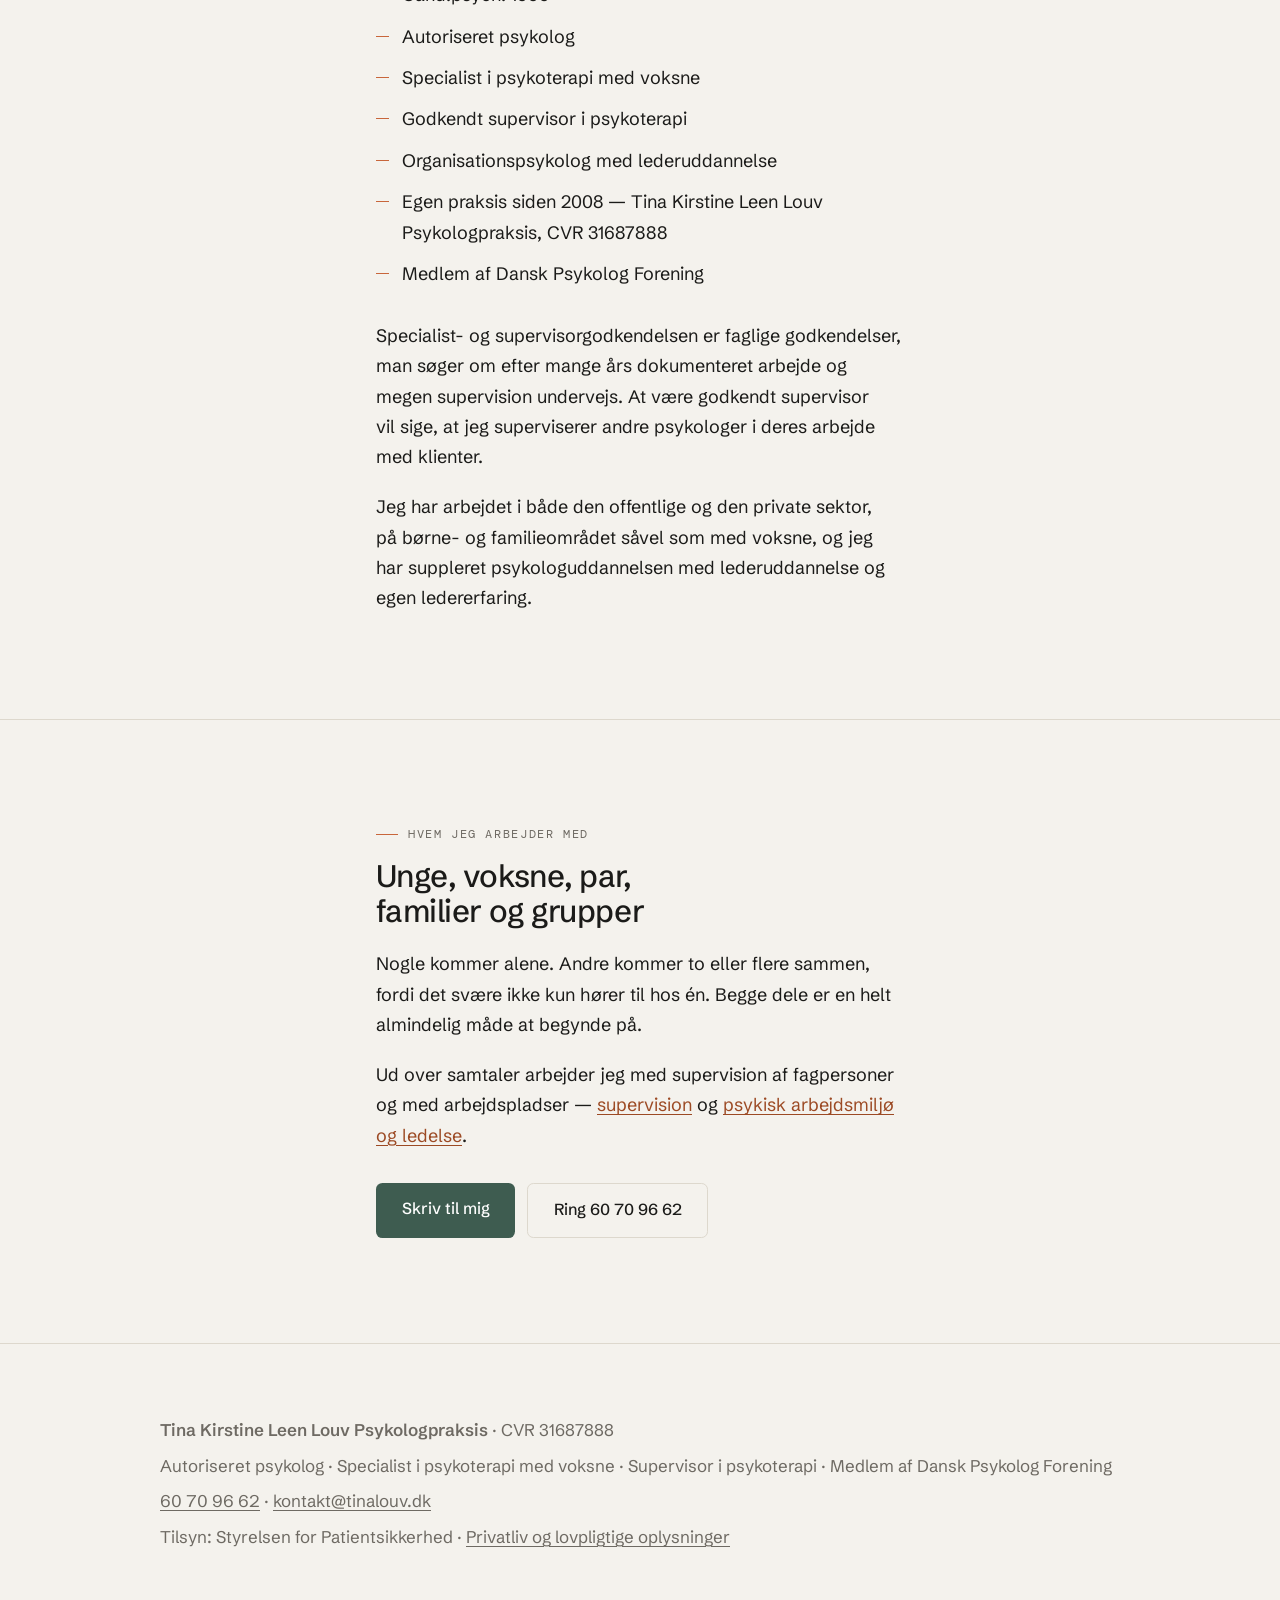
<file: om.html>
<!doctype html>
<html lang="da">
<head>
<meta charset="utf-8">
<meta name="viewport" content="width=device-width,initial-scale=1">
<title>Om Tina Louv — baggrund og faglighed</title>
<meta name="description" content="Tina Louv er autoriseret psykolog, specialist i psykoterapi med voksne, godkendt supervisor og organisationspsykolog med lederuddannelse. Egen praksis siden 2008.">
<link rel="preconnect" href="https://fonts.googleapis.com">
<link rel="preconnect" href="https://fonts.gstatic.com" crossorigin>
<link href="https://fonts.googleapis.com/css2?family=Schibsted+Grotesk:wght@400;500;600&family=DM+Mono:wght@400&display=swap" rel="stylesheet">
<link rel="icon" href="favicon.svg" type="image/svg+xml">
<meta name="robots" content="noindex">
<link rel="stylesheet" href="style.css">
</head>
<body>

<nav class="nav">
  <div class="nav-inder">
    <a class="maerke" href="index.html">Tina Louv</a>
    <div class="nav-links">
      <a href="index.html#samtaler">Terapi</a>
      <a href="supervision.html">Supervision</a>
      <a href="arbejdsplads.html">Arbejdsplads</a>
      <a href="om.html" aria-current="page">Om Tina</a>
      <a href="kontakt.html">Kontakt</a>
    </div>
  </div>
</nav>

<main>

<header class="hero">
  <div class="bred hero-net">
    <img class="portraet" src="billeder/tina.jpg" width="720" height="720" alt="Portræt af psykolog Tina Louv">
    <div>
      <p class="maerkat">Om Tina</p>
      <h1>Mere end tyve år i stolen over for andre mennesker</h1>
      <p class="lead">Jeg er autoriseret psykolog og har haft min egen praksis i København siden 2008. Jeg arbejder med unge, voksne, par, familier og grupper — og superviserer andre psykologer i deres arbejde.</p>
    </div>
  </div>
</header>

<section class="baand">
  <div class="bred smal">
    <p class="maerkat">Sådan arbejder jeg</p>
    <h2>Det, der bøvler, er ikke en fejl inde i dig</h2>
    <p>Mit arbejde hviler på et systemisk, narrativt og eksistentielt grundlag. Uden fagsprog betyder det tre ting.</p>
    <p><strong>Systemisk:</strong> det svære ses ikke som noget, der er galt med dig alene, men som noget, der er opstået mellem dig og det liv, du står i — og som derfor også kan forandres.</p>
    <p><strong>Narrativt:</strong> vi kigger på den historie, du fortæller om dig selv. Den er sjældent den eneste mulige, og der findes som regel begivenheder i dit liv, som den historie ikke har fået plads til.</p>
    <p><strong>Eksistentielt:</strong> nogle ting er ikke symptomer, der skal væk. De hører til det at være menneske — tab, valg, ansvar, og spørgsmålet om hvad man egentlig bruger sit liv på. Dem skal vi undersøge sammen, ikke behandle.</p>
  </div>
</section>

<section>
  <div class="bred smal">
    <p class="maerkat">Baggrund</p>
    <h2>Uddannelse og godkendelser</h2>
    <ul class="fakta">
      <li>Cand.psych. 1999</li>
      <li>Autoriseret psykolog</li>
      <li>Specialist i psykoterapi med voksne</li>
      <li>Godkendt supervisor i psykoterapi</li>
      <li>Organisationspsykolog med lederuddannelse</li>
      <li>Egen praksis siden 2008 — Tina Kirstine Leen Louv Psykologpraksis, CVR 31687888</li>
      <li>Medlem af Dansk Psykolog Forening</li>
    </ul>
    <p style="margin-top:var(--luft-m)">Specialist- og supervisorgodkendelsen er faglige godkendelser, man søger om efter mange års dokumenteret arbejde og megen supervision undervejs. At være godkendt supervisor vil sige, at jeg superviserer andre psykologer i deres arbejde med klienter.</p>
    <p>Jeg har arbejdet i både den offentlige og den private sektor, på børne- og familieområdet såvel som med voksne, og jeg har suppleret psykologuddannelsen med lederuddannelse og egen ledererfaring.</p>
  </div>
</section>

<section class="stribe">
  <div class="bred smal">
    <p class="maerkat">Hvem jeg arbejder med</p>
    <h2>Unge, voksne, par, familier og grupper</h2>
    <p>Nogle kommer alene. Andre kommer to eller flere sammen, fordi det svære ikke kun hører til hos én. Begge dele er en helt almindelig måde at begynde på.</p>
    <p>Ud over samtaler arbejder jeg med supervision af fagpersoner og med arbejdspladser — <a href="supervision.html">supervision</a> og <a href="arbejdsplads.html">psykisk arbejdsmiljø og ledelse</a>.</p>
    <div class="knapper">
      <a class="knap" href="kontakt.html">Skriv til mig</a>
      <a class="knap-let" href="tel:+4560709662">Ring 60 70 96 62</a>
    </div>
  </div>
</section>

</main>

<footer>
  <div class="bred footer-net">
    <div><strong>Tina Kirstine Leen Louv Psykologpraksis</strong> · CVR 31687888</div>
    <div>Autoriseret psykolog · Specialist i psykoterapi med voksne · Supervisor i psykoterapi · Medlem af Dansk Psykolog Forening</div>
    <div><a href="tel:+4560709662">60 70 96 62</a> · <a href="mailto:kontakt@tinalouv.dk">kontakt@tinalouv.dk</a></div>
    <div>Tilsyn: Styrelsen for Patientsikkerhed · <a href="privatlivspolitik.html">Privatliv og lovpligtige oplysninger</a></div>
  </div>
</footer>

</body>
</html>
</file>
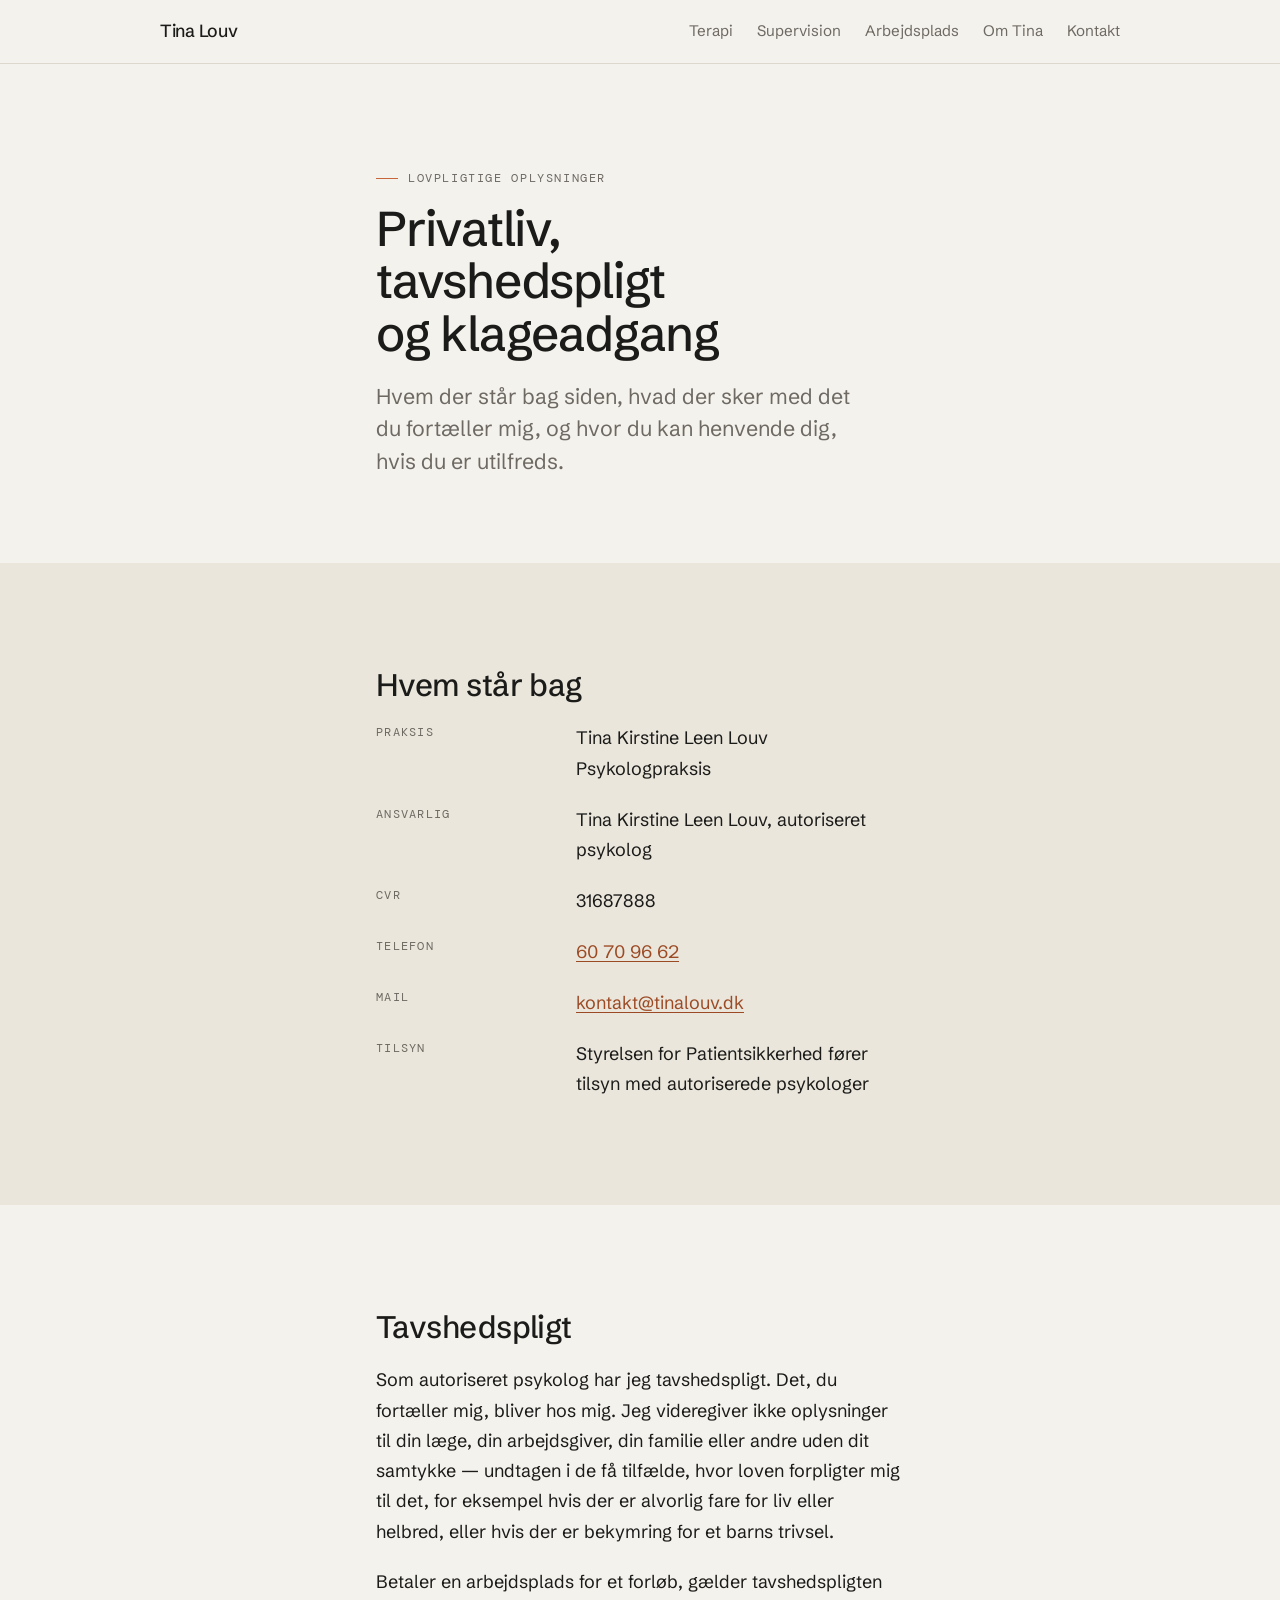
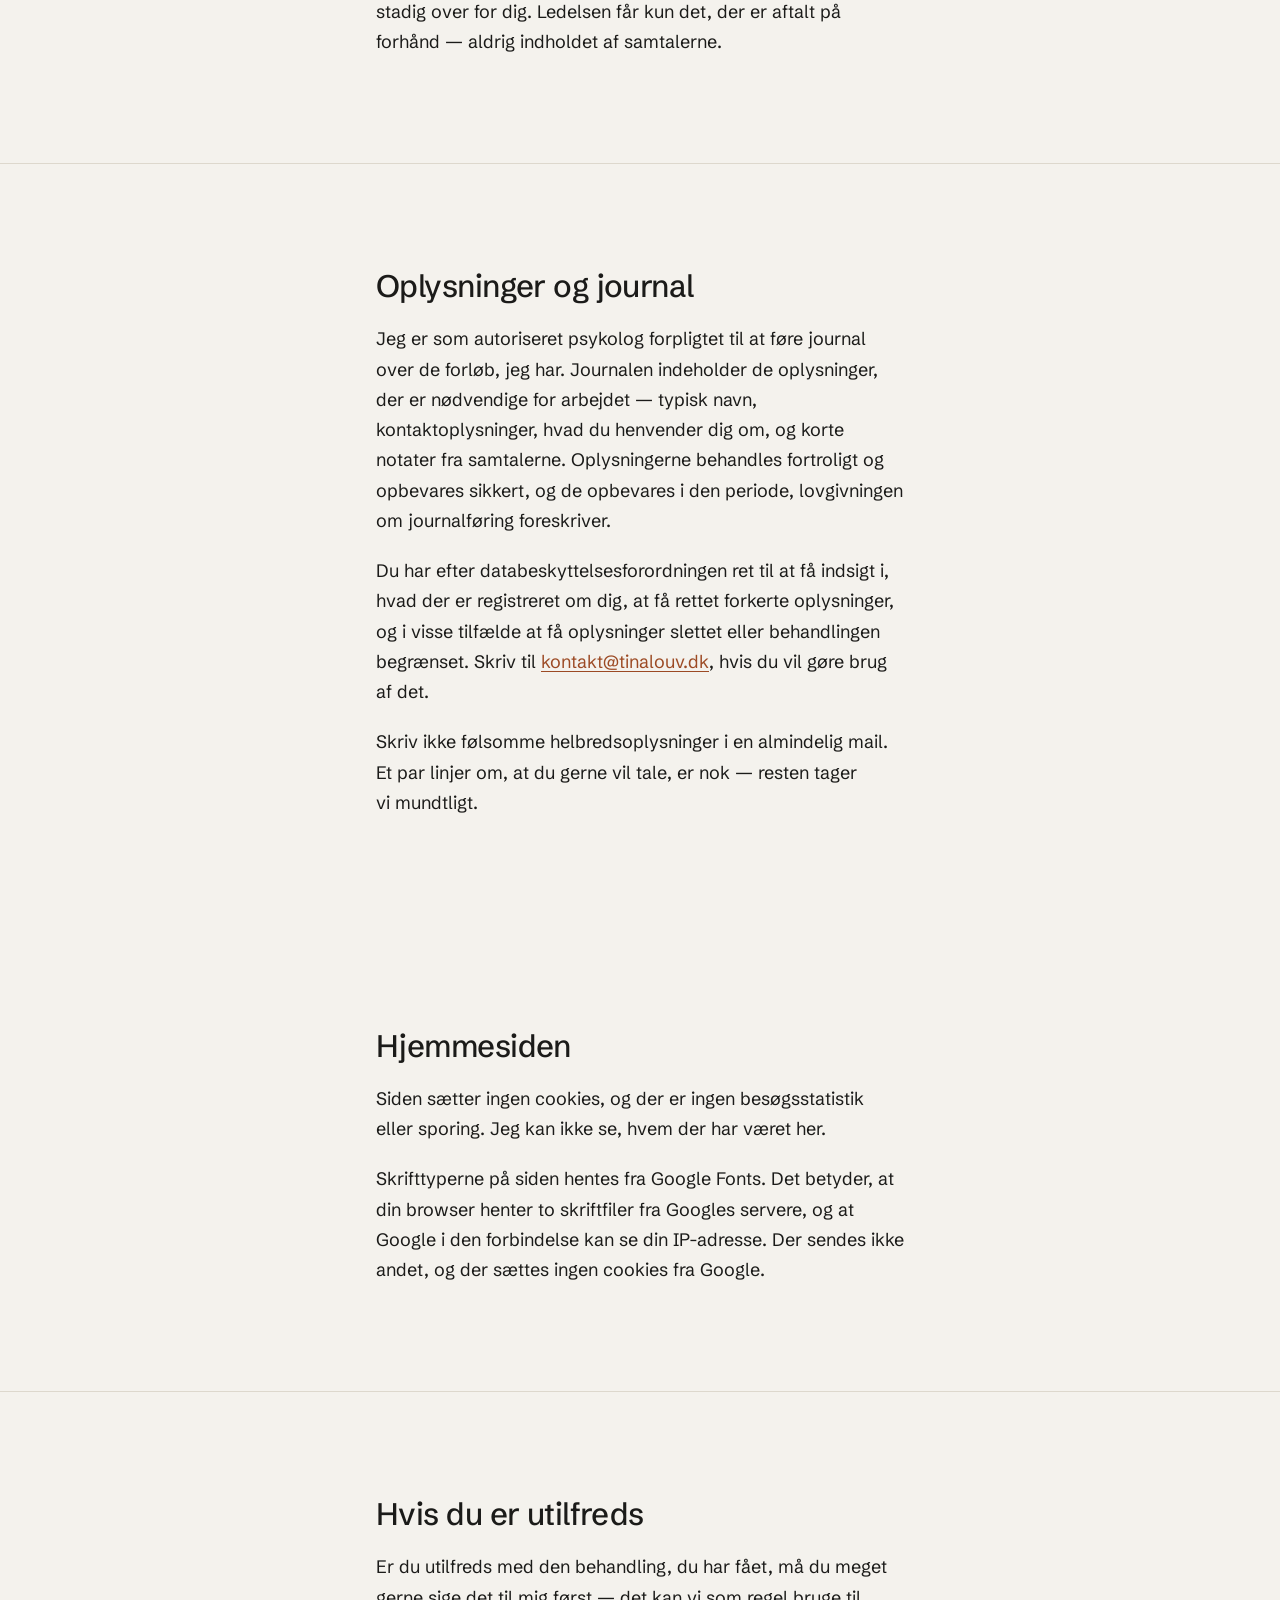
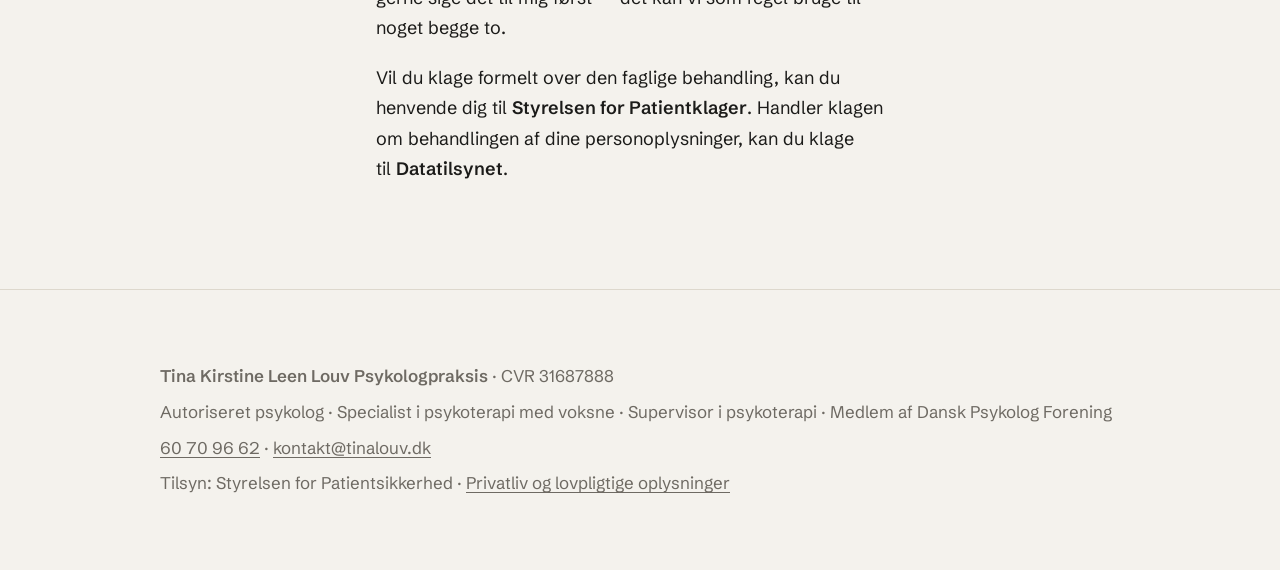
<file: privatlivspolitik.html>
<!doctype html>
<html lang="da">
<head>
<meta charset="utf-8">
<meta name="viewport" content="width=device-width,initial-scale=1">
<title>Privatliv og lovpligtige oplysninger</title>
<meta name="description" content="Privatlivspolitik, tavshedspligt, journalføring, tilsyn og klageadgang for Tina Kirstine Leen Louv Psykologpraksis.">
<link rel="preconnect" href="https://fonts.googleapis.com">
<link rel="preconnect" href="https://fonts.gstatic.com" crossorigin>
<link href="https://fonts.googleapis.com/css2?family=Schibsted+Grotesk:wght@400;500;600&family=DM+Mono:wght@400&display=swap" rel="stylesheet">
<link rel="icon" href="favicon.svg" type="image/svg+xml">
<meta name="robots" content="noindex">
<link rel="stylesheet" href="style.css">
</head>
<body>

<nav class="nav">
  <div class="nav-inder">
    <a class="maerke" href="index.html">Tina Louv</a>
    <div class="nav-links">
      <a href="index.html#samtaler">Terapi</a>
      <a href="supervision.html">Supervision</a>
      <a href="arbejdsplads.html">Arbejdsplads</a>
      <a href="om.html">Om Tina</a>
      <a href="kontakt.html">Kontakt</a>
    </div>
  </div>
</nav>

<main>

<header class="hero">
  <div class="bred smal">
    <p class="maerkat">Lovpligtige oplysninger</p>
    <h1>Privatliv, tavshedspligt og klageadgang</h1>
    <p class="lead">Hvem der står bag siden, hvad der sker med det du fortæller mig, og hvor du kan henvende dig, hvis du er utilfreds.</p>
  </div>
</header>

<section class="baand">
  <div class="bred smal">
    <h2>Hvem står bag</h2>
    <dl class="praktisk">
      <dt>Praksis</dt><dd>Tina Kirstine Leen Louv Psykologpraksis</dd>
      <dt>Ansvarlig</dt><dd>Tina Kirstine Leen Louv, autoriseret psykolog</dd>
      <dt>CVR</dt><dd>31687888</dd>
      <dt>Telefon</dt><dd><a href="tel:+4560709662">60 70 96 62</a></dd>
      <dt>Mail</dt><dd><a href="mailto:kontakt@tinalouv.dk">kontakt@tinalouv.dk</a></dd>
      <dt>Tilsyn</dt><dd>Styrelsen for Patientsikkerhed fører tilsyn med autoriserede psykologer</dd>
    </dl>
  </div>
</section>

<section>
  <div class="bred smal">
    <h2>Tavshedspligt</h2>
    <p>Som autoriseret psykolog har jeg tavshedspligt. Det, du fortæller mig, bliver hos mig. Jeg videregiver ikke oplysninger til din læge, din arbejdsgiver, din familie eller andre uden dit samtykke — undtagen i de få tilfælde, hvor loven forpligter mig til det, for eksempel hvis der er alvorlig fare for liv eller helbred, eller hvis der er bekymring for et barns trivsel.</p>
    <p>Betaler en arbejdsplads for et forløb, gælder tavshedspligten stadig over for dig. Ledelsen får kun det, der er aftalt på forhånd — aldrig indholdet af samtalerne.</p>
  </div>
</section>

<section class="stribe">
  <div class="bred smal">
    <h2>Oplysninger og journal</h2>
    <p>Jeg er som autoriseret psykolog forpligtet til at føre journal over de forløb, jeg har. Journalen indeholder de oplysninger, der er nødvendige for arbejdet — typisk navn, kontaktoplysninger, hvad du henvender dig om, og korte notater fra samtalerne. Oplysningerne behandles fortroligt og opbevares sikkert, og de opbevares i den periode, lovgivningen om journalføring foreskriver.</p>
    <p>Du har efter databeskyttelsesforordningen ret til at få indsigt i, hvad der er registreret om dig, at få rettet forkerte oplysninger, og i visse tilfælde at få oplysninger slettet eller behandlingen begrænset. Skriv til <a href="mailto:kontakt@tinalouv.dk">kontakt@tinalouv.dk</a>, hvis du vil gøre brug af det.</p>
    <p>Skriv ikke følsomme helbredsoplysninger i en almindelig mail. Et par linjer om, at du gerne vil tale, er nok — resten tager vi mundtligt.</p>
  </div>
</section>

<section>
  <div class="bred smal">
    <h2>Hjemmesiden</h2>
    <p>Siden sætter ingen cookies, og der er ingen besøgsstatistik eller sporing. Jeg kan ikke se, hvem der har været her.</p>
    <p>Skrifttyperne på siden hentes fra Google Fonts. Det betyder, at din browser henter to skriftfiler fra Googles servere, og at Google i den forbindelse kan se din IP-adresse. Der sendes ikke andet, og der sættes ingen cookies fra Google.</p>
  </div>
</section>

<section class="stribe">
  <div class="bred smal">
    <h2>Hvis du er utilfreds</h2>
    <p>Er du utilfreds med den behandling, du har fået, må du meget gerne sige det til mig først — det kan vi som regel bruge til noget begge to.</p>
    <p>Vil du klage formelt over den faglige behandling, kan du henvende dig til <strong>Styrelsen for Patientklager</strong>. Handler klagen om behandlingen af dine personoplysninger, kan du klage til <strong>Datatilsynet</strong>.</p>
  </div>
</section>

</main>

<footer>
  <div class="bred footer-net">
    <div><strong>Tina Kirstine Leen Louv Psykologpraksis</strong> · CVR 31687888</div>
    <div>Autoriseret psykolog · Specialist i psykoterapi med voksne · Supervisor i psykoterapi · Medlem af Dansk Psykolog Forening</div>
    <div><a href="tel:+4560709662">60 70 96 62</a> · <a href="mailto:kontakt@tinalouv.dk">kontakt@tinalouv.dk</a></div>
    <div>Tilsyn: Styrelsen for Patientsikkerhed · <a href="privatlivspolitik.html">Privatliv og lovpligtige oplysninger</a></div>
  </div>
</footer>

</body>
</html>
</file>
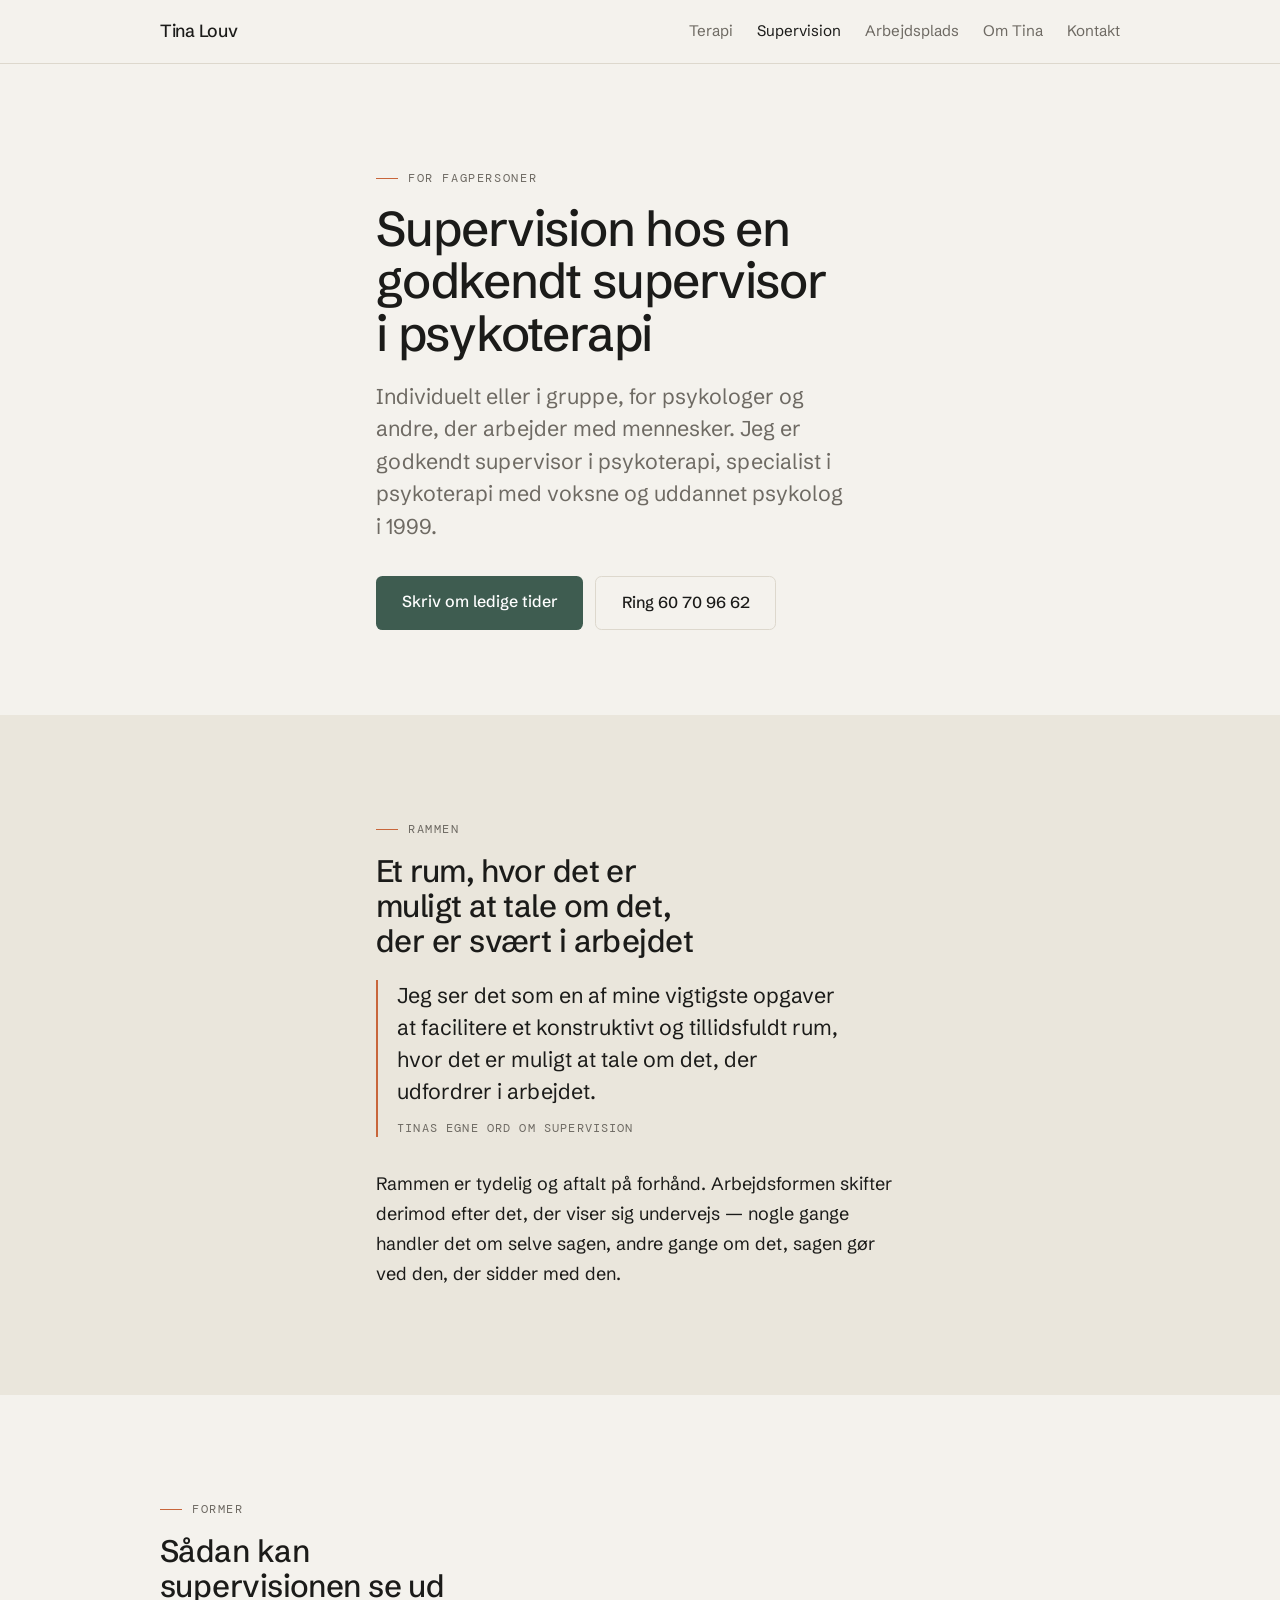
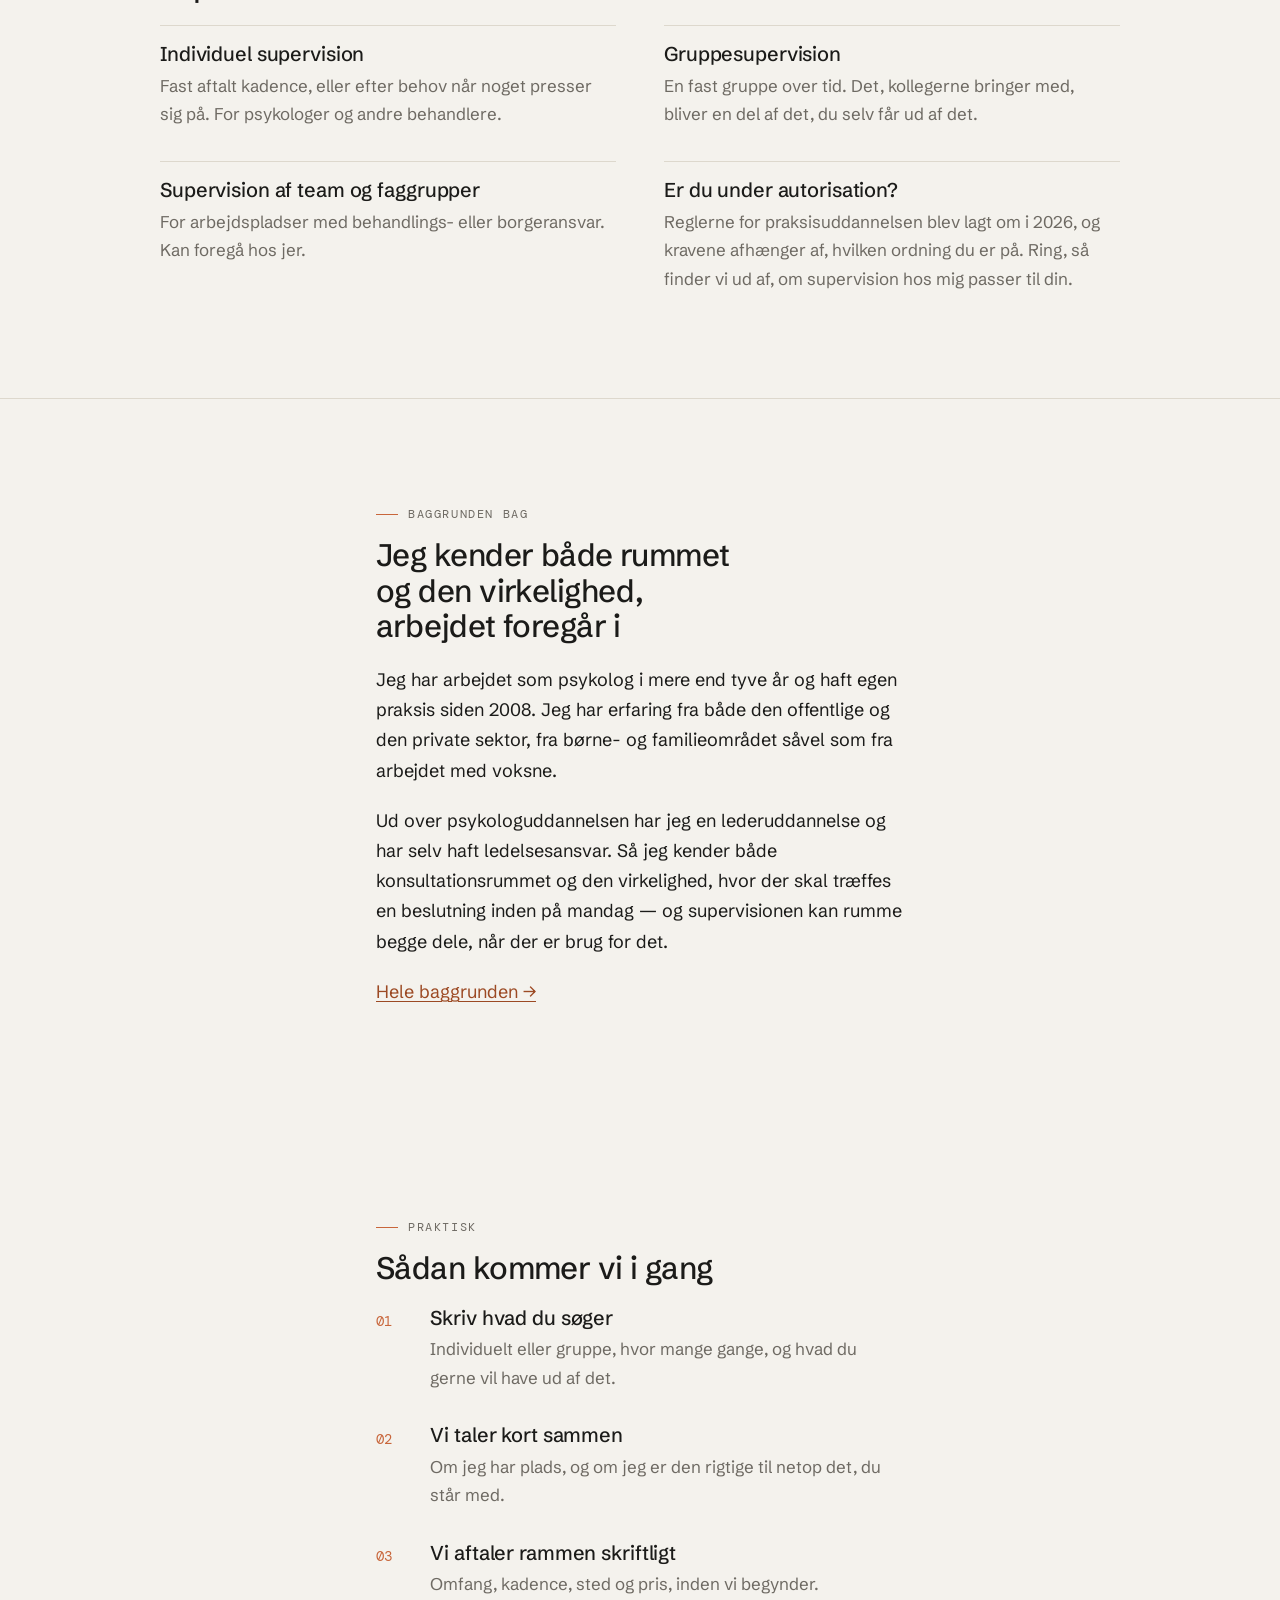
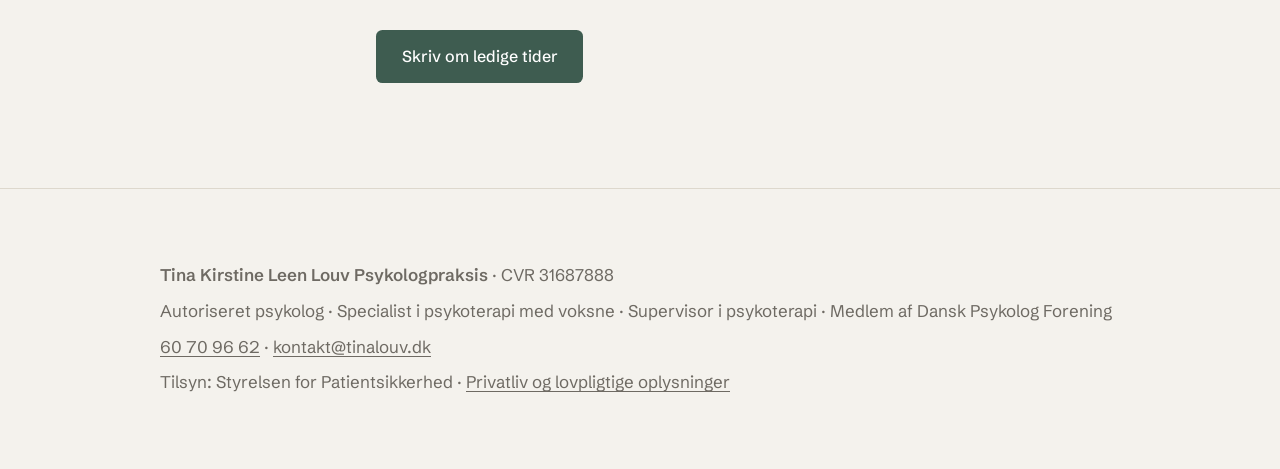
<file: supervision.html>
<!doctype html>
<html lang="da">
<head>
<meta charset="utf-8">
<meta name="viewport" content="width=device-width,initial-scale=1">
<title>Supervision af psykologer og fagpersoner</title>
<meta name="description" content="Godkendt supervisor i psykoterapi. Individuel supervision og gruppesupervision for psykologer og andre, der arbejder med mennesker. København.">
<link rel="preconnect" href="https://fonts.googleapis.com">
<link rel="preconnect" href="https://fonts.gstatic.com" crossorigin>
<link href="https://fonts.googleapis.com/css2?family=Schibsted+Grotesk:wght@400;500;600&family=DM+Mono:wght@400&display=swap" rel="stylesheet">
<link rel="icon" href="favicon.svg" type="image/svg+xml">
<meta name="robots" content="noindex">
<link rel="stylesheet" href="style.css">
</head>
<body>

<nav class="nav">
  <div class="nav-inder">
    <a class="maerke" href="index.html">Tina Louv</a>
    <div class="nav-links">
      <a href="index.html#samtaler">Terapi</a>
      <a href="supervision.html" aria-current="page">Supervision</a>
      <a href="arbejdsplads.html">Arbejdsplads</a>
      <a href="om.html">Om Tina</a>
      <a href="kontakt.html">Kontakt</a>
    </div>
  </div>
</nav>

<main>

<header class="hero">
  <div class="bred smal">
    <p class="maerkat">For fagpersoner</p>
    <h1>Supervision hos en godkendt supervisor i psykoterapi</h1>
    <p class="lead">Individuelt eller i gruppe, for psykologer og andre, der arbejder med mennesker. Jeg er godkendt supervisor i psykoterapi, specialist i psykoterapi med voksne og uddannet psykolog i 1999.</p>
    <div class="knapper">
      <a class="knap" href="kontakt.html">Skriv om ledige tider</a>
      <a class="knap-let" href="tel:+4560709662">Ring 60 70 96 62</a>
    </div>
  </div>
</header>

<section class="baand">
  <div class="bred smal">
    <p class="maerkat">Rammen</p>
    <h2>Et rum, hvor det er muligt at tale om det, der er svært i arbejdet</h2>
    <blockquote class="citat">
      Jeg ser det som en af mine vigtigste opgaver at facilitere et konstruktivt og tillidsfuldt rum, hvor det er muligt at tale om det, der udfordrer i arbejdet.
      <cite>Tinas egne ord om supervision</cite>
    </blockquote>
    <p style="margin-top:var(--luft-m)">Rammen er tydelig og aftalt på forhånd. Arbejdsformen skifter derimod efter det, der viser sig undervejs — nogle gange handler det om selve sagen, andre gange om det, sagen gør ved den, der sidder med den.</p>
  </div>
</section>

<section>
  <div class="bred">
    <div class="smal">
      <p class="maerkat">Former</p>
      <h2>Sådan kan supervisionen se ud</h2>
    </div>
    <div class="kort-net">
      <div class="kort">
        <h3>Individuel supervision</h3>
        <p>Fast aftalt kadence, eller efter behov når noget presser sig på. For psykologer og andre behandlere.</p>
      </div>
      <div class="kort">
        <h3>Gruppesupervision</h3>
        <p>En fast gruppe over tid. Det, kollegerne bringer med, bliver en del af det, du selv får ud af det.</p>
      </div>
      <div class="kort">
        <h3>Supervision af team og faggrupper</h3>
        <p>For arbejdspladser med behandlings- eller borgeransvar. Kan foregå hos jer.</p>
      </div>
      <div class="kort">
        <h3>Er du under autorisation?</h3>
        <p>Reglerne for praksisuddannelsen blev lagt om i 2026, og kravene afhænger af, hvilken ordning du er på. Ring, så finder vi ud af, om supervision hos mig passer til din.</p>
      </div>
    </div>
  </div>
</section>

<section class="stribe">
  <div class="bred smal">
    <p class="maerkat">Baggrunden bag</p>
    <h2>Jeg kender både rummet og den virkelighed, arbejdet foregår i</h2>
    <p>Jeg har arbejdet som psykolog i mere end tyve år og haft egen praksis siden 2008. Jeg har erfaring fra både den offentlige og den private sektor, fra børne- og familieområdet såvel som fra arbejdet med voksne.</p>
    <p>Ud over psykologuddannelsen har jeg en lederuddannelse og har selv haft ledelsesansvar. Så jeg kender både konsultationsrummet og den virkelighed, hvor der skal træffes en beslutning inden på mandag — og supervisionen kan rumme begge dele, når der er brug for det.</p>
    <p><a href="om.html">Hele baggrunden →</a></p>
  </div>
</section>

<section>
  <div class="bred smal">
    <p class="maerkat">Praktisk</p>
    <h2>Sådan kommer vi i gang</h2>
    <ol class="trin">
      <li><div>
        <h3>Skriv hvad du søger</h3>
        <p>Individuelt eller gruppe, hvor mange gange, og hvad du gerne vil have ud af det.</p>
      </div></li>
      <li><div>
        <h3>Vi taler kort sammen</h3>
        <p>Om jeg har plads, og om jeg er den rigtige til netop det, du står med.</p>
      </div></li>
      <li><div>
        <h3>Vi aftaler rammen skriftligt</h3>
        <p>Omfang, kadence, sted og pris, inden vi begynder.</p>
      </div></li>
    </ol>
    <div class="knapper">
      <a class="knap" href="kontakt.html">Skriv om ledige tider</a>
    </div>
  </div>
</section>

</main>

<footer>
  <div class="bred footer-net">
    <div><strong>Tina Kirstine Leen Louv Psykologpraksis</strong> · CVR 31687888</div>
    <div>Autoriseret psykolog · Specialist i psykoterapi med voksne · Supervisor i psykoterapi · Medlem af Dansk Psykolog Forening</div>
    <div><a href="tel:+4560709662">60 70 96 62</a> · <a href="mailto:kontakt@tinalouv.dk">kontakt@tinalouv.dk</a></div>
    <div>Tilsyn: Styrelsen for Patientsikkerhed · <a href="privatlivspolitik.html">Privatliv og lovpligtige oplysninger</a></div>
  </div>
</footer>

</body>
</html>
</file>
<file: style.css>
/* tinalouv.dk — rolig grotesk
   Varmen kommer fra farve og luft, ikke fra skriften.
   Alle tekstfarver er kontrastmaalt mod deres egen baggrund (WCAG AA). */

:root{
  --grund:#F4F2ED;      /* varm off-white — aldrig ren hvid */
  --tone:#EAE6DC;       /* sektionsskift */
  --flade:#FBFAF7;      /* kort */
  --ink:#1B1B19;        /* 15.42:1 paa grund */
  --ink-blod:#6E6A63;   /*  4.81:1 paa grund */
  --gron:#3E5C50;       /*  6.58:1 som tekst · hvid ovenpaa 7.36:1 */
  --gron-dyb:#2E463D;
  --ler:#C8663B;        /* KUN prikker og flader. Aldrig tekst */
  --link:#9C4A24;       /*  5.49:1 paa grund */
  --streg:#DDD8CD;

  --maal:33rem;         /* ca. 68 tegn pr. linje */
  --bred:min(100% - 2.5rem,60rem);

  --fs-h1:clamp(2.05rem,1.63rem + 1.78vw,3.05rem);
  --fs-h2:clamp(1.5rem,1.32rem + 0.78vw,1.95rem);
  --fs-h3:clamp(1.12rem,1.07rem + 0.23vw,1.25rem);
  --fs-lead:clamp(1.19rem,1.13rem + 0.26vw,1.34rem);
  --fs-body:clamp(1.06rem,1.03rem + 0.12vw,1.125rem);
  --fs-lille:clamp(1rem,.97rem + 0.12vw,1.06rem);

  --luft-s:clamp(1rem,.89rem + .46vw,1.25rem);
  --luft-m:clamp(1.5rem,1.28rem + .93vw,2rem);
  --luft-l:clamp(2.25rem,1.93rem + 1.39vw,3rem);
  --luft-xl:clamp(3.5rem,3.07rem + 1.85vw,4.5rem);
  --sektion:clamp(4rem,2.9rem + 4.6vw,7rem);
}

*{box-sizing:border-box}
img{max-width:100%;height:auto}
body{overflow-wrap:break-word}
html{scroll-behavior:smooth}
body{
  margin:0;background:var(--grund);color:var(--ink);
  font-family:"Schibsted Grotesk",-apple-system,BlinkMacSystemFont,"Segoe UI",Helvetica,Arial,sans-serif;
  font-size:var(--fs-body);line-height:1.68;-webkit-font-smoothing:antialiased;
}
h1,h2,h3{font-weight:500;line-height:1.14;letter-spacing:-.018em;margin:0;text-wrap:balance;hyphens:manual}
h1{font-size:var(--fs-h1);line-height:1.08;letter-spacing:-.025em}
h2{font-size:var(--fs-h2);margin-bottom:var(--luft-s);max-width:22ch}
h3{font-size:var(--fs-h3);letter-spacing:-.006em;margin-bottom:.35rem}
p{margin:0 0 var(--luft-s);hyphens:auto;-webkit-hyphens:auto;hyphenate-limit-chars:8 4 3;text-wrap:pretty}
p:last-child{margin-bottom:0}
a{color:var(--link);text-underline-offset:.18em;text-decoration-thickness:1px}
strong{font-weight:600}

.bred{width:var(--bred);margin-inline:auto}
.smal{max-width:var(--maal)}
.lead{font-size:var(--fs-lead);line-height:1.52;color:var(--ink-blod);max-width:30rem}

.maerkat{
  font-family:"DM Mono",ui-monospace,SFMono-Regular,Menlo,monospace;
  font-size:.72rem;letter-spacing:.14em;text-transform:uppercase;
  color:var(--ink-blod);margin:0 0 .9rem;display:flex;align-items:center;gap:.6rem;
}
.maerkat::before{content:"";width:1.4rem;height:1px;background:var(--ler)}

/* --- navigation --- */
.nav{border-bottom:1px solid var(--streg)}
.nav-inder{width:var(--bred);margin-inline:auto;display:flex;align-items:center;justify-content:space-between;gap:.6rem 1.5rem;padding:1rem 0;flex-wrap:wrap}
.maerke{font-size:1.1rem;font-weight:500;letter-spacing:-.015em;text-decoration:none;color:var(--ink);white-space:nowrap}
.nav-links{display:flex;gap:.55rem 1.05rem;flex-wrap:wrap;row-gap:.4rem}
.nav-links a{color:var(--ink-blod);text-decoration:none;font-size:.95rem;padding:.25rem 0;line-height:1.5}
.nav-links a:hover{color:var(--link)}
.nav-links a[aria-current="page"]{color:var(--ink)}

/* --- knapper --- */
.knap,.knap-let{
  display:inline-block;text-decoration:none;font-size:1rem;font-weight:500;
  padding:.85rem 1.6rem;border-radius:.4rem;min-height:44px;line-height:1.6;
  transition:background-color .16s ease,border-color .16s ease,color .16s ease;
}
.knap{background:var(--gron);color:#fff}
.knap:hover{background:var(--gron-dyb)}
.knap-let{background:transparent;color:var(--ink);border:1px solid var(--streg)}
.knap-let:hover{border-color:var(--gron);color:var(--gron)}
.knapper{display:flex;flex-wrap:wrap;gap:.75rem;margin-top:var(--luft-m)}
@media(max-width:26rem){
  .knapper{flex-direction:column;align-items:stretch}
  .knap,.knap-let{text-align:center}
}
a[href^="tel:"]{white-space:nowrap;font-variant-numeric:tabular-nums}

/* --- hero --- */
.hero{padding:var(--sektion) 0 calc(var(--sektion) * .8)}
.hero-net{display:grid;gap:var(--luft-l);align-items:center}
.portraet{
  display:block;width:min(17rem,62vw);height:auto;
  border-radius:.9rem;justify-self:start;
}
.hero h1{margin-bottom:var(--luft-s);max-width:16ch}
.tillid{
  font-family:"DM Mono",monospace;font-size:.78rem;letter-spacing:.03em;
  color:var(--ink-blod);margin:var(--luft-m) 0 0;line-height:1.8;
}

.citat{
  margin:0;padding-left:1.2rem;border-left:2px solid var(--ler);
  font-size:var(--fs-lead);line-height:1.5;max-width:29rem;
}
.citat cite{
  display:block;margin-top:.7rem;font-style:normal;
  font-family:"DM Mono",monospace;font-size:.72rem;letter-spacing:.1em;
  text-transform:uppercase;color:var(--ink-blod);
}

/* --- sektioner --- */
section{padding:var(--sektion) 0}
.baand{background:var(--tone)}
.stribe{border-top:1px solid var(--streg)}
.sek-top{margin-bottom:var(--luft-l)}
.sek-top p:last-child{margin-bottom:0}

/* liste med genkendelse */
.genkend{list-style:none;padding:0;margin:0;display:grid;gap:var(--luft-s);max-width:var(--maal)}
.genkend li{padding-left:1.6rem;position:relative}
.genkend li::before{content:"";position:absolute;left:0;top:.72em;width:.45rem;height:.45rem;border-radius:50%;background:var(--ler)}

/* kort */
.kort-net{display:grid;gap:1.5rem}
@media(min-width:44rem){.kort-net{grid-template-columns:repeat(2,1fr);gap:2rem 3rem}}
.kort{padding-top:1.1rem;border-top:1px solid var(--streg)}
.kort p{font-size:var(--fs-lille);color:var(--ink-blod);margin:0}
.baand .kort{border-top-color:#D6D0C2}

/* nummererede trin */
.trin{counter-reset:t;list-style:none;padding:0;margin:0;display:grid;gap:var(--luft-m);max-width:var(--maal)}
.trin li{counter-increment:t;display:grid;grid-template-columns:2.4rem 1fr;gap:1rem;align-items:start}
.trin li::before{
  content:counter(t,decimal-leading-zero);
  font-family:"DM Mono",monospace;font-size:.85rem;color:var(--ler);
  padding-top:.28rem;font-variant-numeric:tabular-nums;
}
.trin p{color:var(--ink-blod);font-size:var(--fs-lille)}

/* definitionsliste */
dl.praktisk{display:grid;gap:.2rem 2.5rem;margin:0;max-width:var(--maal)}
dl.praktisk dt{font-family:"DM Mono",monospace;font-size:.72rem;letter-spacing:.11em;text-transform:uppercase;color:var(--ink-blod);margin-top:var(--luft-m)}
dl.praktisk dd{margin:0}
dl.praktisk dt:first-of-type{margin-top:0}
@media(min-width:44rem){
  dl.praktisk{grid-template-columns:10rem 1fr}
  dl.praktisk dt{margin-top:1.1rem}
  dl.praktisk dd{margin-top:1.1rem}
  dl.praktisk dt:first-of-type,dl.praktisk dt:first-of-type + dd{margin-top:0}
}

/* fagfolk-doer */
.doer{border-top:1px solid var(--streg);border-bottom:1px solid var(--streg);padding:var(--luft-l) 0}
.doer h2{font-size:var(--fs-h3);margin-bottom:.5rem;max-width:none}
.doer p{color:var(--ink-blod);max-width:var(--maal)}
.doer-links{display:flex;flex-wrap:wrap;gap:1.5rem;margin-top:var(--luft-s)}
.doer-links a{font-size:var(--fs-lille)}

/* fakta */
.fakta{list-style:none;padding:0;margin:0;display:grid;gap:.7rem;max-width:var(--maal)}
.fakta li{padding-left:1.6rem;position:relative}
.fakta li::before{content:"";position:absolute;left:0;top:.78em;width:.8rem;height:1px;background:var(--ler)}

footer{border-top:1px solid var(--streg);padding:var(--luft-xl) 0;color:var(--ink-blod);font-size:var(--fs-lille)}
footer a{color:var(--ink-blod)}
.footer-net{display:grid;gap:.45rem}

:focus-visible{outline:2px solid var(--gron);outline-offset:3px;border-radius:3px}
@media(prefers-reduced-motion:reduce){*{transition-duration:.01ms!important;animation-duration:.01ms!important}}

@media(min-width:40rem){
  .nav-links{gap:1.5rem}
}

@media(min-width:52rem){
  .hero-net{grid-template-columns:17rem 1fr;gap:var(--luft-xl)}
  .hero-citat{grid-template-columns:1fr 1fr;align-items:center;gap:var(--luft-xl)}
}
</file>
